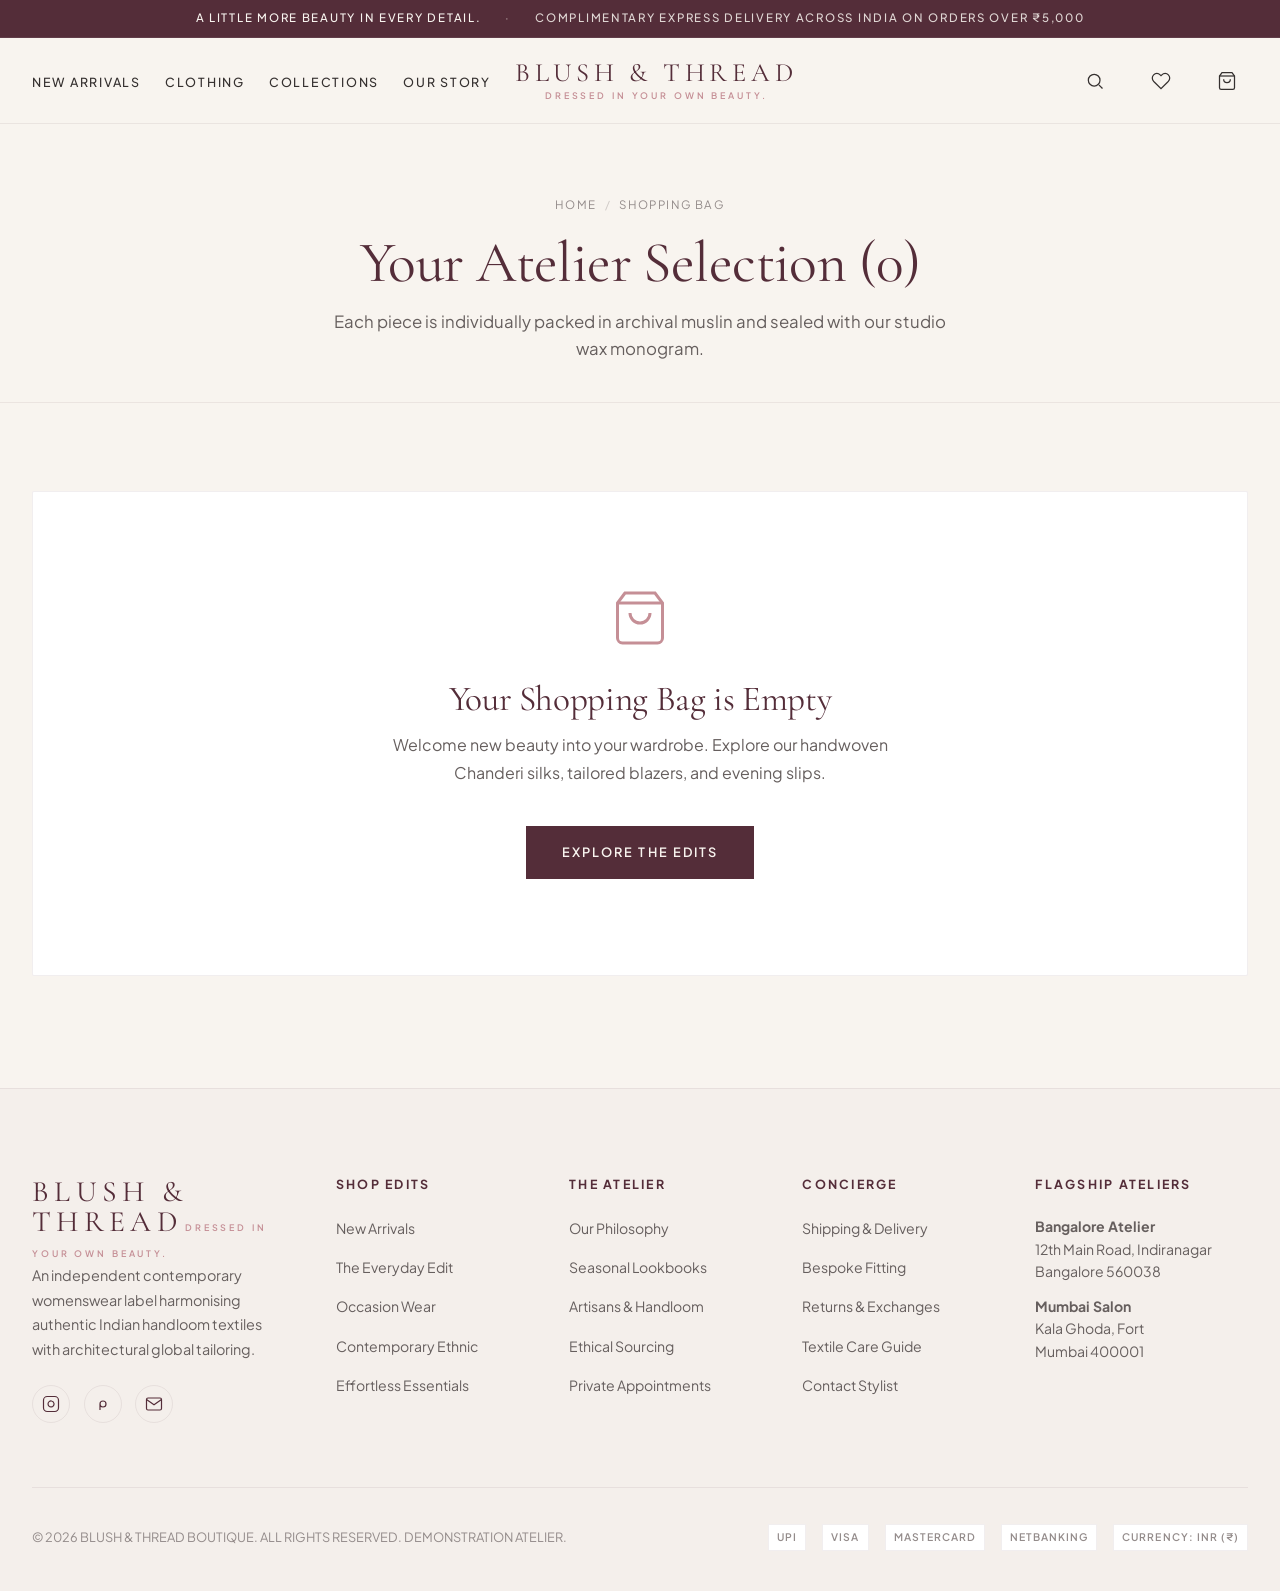
<file: cart.html>
<!DOCTYPE html>
<html lang="en">
<head>
  <meta charset="UTF-8">
  <meta name="viewport" content="width=device-width, initial-scale=1.0">
  <title>Shopping Bag | BLUSH & THREAD Atelier</title>
  <meta name="description" content="Review your selected contemporary women's fashion silhouettes. Complimentary express shipping across India on orders over ₹5,000.">
  <link rel="stylesheet" href="assets/css/style.css">
  <link rel="stylesheet" href="assets/css/responsive.css">
</head>
<body>

  <!-- Site Header -->
  <header class="site-header-wrapper" id="site-header">
    <div class="top-announcement-bar">
      <div class="announcement-content">
        <span class="announcement-item primary">A LITTLE MORE BEAUTY IN EVERY DETAIL.</span>
        <span class="announcement-separator">·</span>
        <span class="announcement-item secondary">COMPLIMENTARY EXPRESS DELIVERY ACROSS INDIA ON ORDERS OVER ₹5,000</span>
      </div>
    </div>

    <div class="main-header">
      <div class="header-grid">
        <div class="header-col-left">
          <button class="mobile-menu-toggle" aria-label="Open navigation menu">
            <svg viewBox="0 0 24 24" fill="none" stroke="currentColor" stroke-width="1.6"><line x1="3" y1="6" x2="21" y2="6"/><line x1="3" y1="12" x2="21" y2="12"/><line x1="3" y1="18" x2="21" y2="18"/></svg>
          </button>
          
          <nav class="desktop-navigation" aria-label="Main Navigation">
            <ul class="desktop-nav-list">
              <li><a href="new-arrivals.html" class="desktop-nav-link">New Arrivals</a></li>
              <li><a href="shop.html" class="desktop-nav-link">Clothing</a></li>
              <li><a href="collection.html" class="desktop-nav-link">Collections</a></li>
              <li><a href="about.html" class="desktop-nav-link">Our Story</a></li>
            </ul>
          </nav>
        </div>

        <div class="header-col-center">
          <a href="index.html" class="brand-logo-link" aria-label="Blush and Thread Homepage">
            <span class="brand-wordmark">BLUSH & THREAD</span>
            <span class="brand-tagline">DRESSED IN YOUR OWN BEAUTY.</span>
          </a>
        </div>

        <div class="header-col-right">
          <button class="header-icon-btn" data-action="open-search" aria-label="Search Collection">
            <svg viewBox="0 0 24 24" fill="none" stroke="currentColor" stroke-width="1.5"><circle cx="11" cy="11" r="7"/><path d="M21 21l-4.35-4.35"/></svg>
          </button>

          <button class="header-icon-btn" data-action="open-wishlist" aria-label="View Wishlist">
            <svg viewBox="0 0 24 24" fill="none" stroke="currentColor" stroke-width="1.5"><path d="M20.84 4.61a5.5 5.5 0 0 0-7.78 0L12 5.67l-1.06-1.06a5.5 5.5 0 0 0-7.78 7.78l1.06 1.06L12 21.23l7.78-7.78 1.06-1.06a5.5 5.5 0 0 0 0-7.78z"/></svg>
            <span class="badge-count wishlist-count-badge">0</span>
          </button>

          <button class="header-icon-btn" data-action="open-bag" aria-label="View Shopping Bag">
            <svg viewBox="0 0 24 24" fill="none" stroke="currentColor" stroke-width="1.5"><path d="M6 2L3 6v14a2 2 0 0 0 2 2h14a2 2 0 0 0 2-2V6l-3-4z"/><line x1="3" y1="6" x2="21" y2="6"/><path d="M16 10a4 4 0 0 1-8 0"/></svg>
            <span class="badge-count cart-count-badge">0</span>
          </button>
        </div>
      </div>
    </div>
  </header>

  <!-- Mobile Drawer -->
  <aside class="mobile-nav-drawer" id="mobile-nav-drawer" aria-label="Mobile Navigation">
    <div class="mobile-nav-backdrop"></div>
    <div class="mobile-nav-panel">
      <div class="mobile-nav-header">
        <span class="brand-wordmark" style="font-size:1.3rem;">BLUSH & THREAD</span>
        <button class="mobile-nav-close-btn" aria-label="Close Navigation">&times;</button>
      </div>
      <div class="mobile-nav-body">
        <a href="new-arrivals.html" class="mobile-nav-link"><span>New Arrivals</span> <span>&rarr;</span></a>
        <a href="shop.html" class="mobile-nav-link"><span>Clothing</span> <span>&rarr;</span></a>
        <a href="collection.html" class="mobile-nav-link"><span>Collections</span> <span>&rarr;</span></a>
        <a href="about.html" class="mobile-nav-link"><span>Our Story</span> <span>&rarr;</span></a>
        <a href="contact.html" class="mobile-nav-link"><span>Atelier & Contact</span> <span>&rarr;</span></a>
        <a href="cart.html" class="mobile-nav-link active"><span>Shopping Bag</span> <span>&rarr;</span></a>
      </div>
      <div class="mobile-nav-footer">
        <p class="mobile-nav-contact-item"><strong>Atelier Hours:</strong> Mon - Sat: 10:30 AM - 7:30 PM</p>
        <p class="mobile-nav-contact-item"><strong>Concierge:</strong> concierge@blushandthread.com</p>
      </div>
    </div>
  </aside>

  <main id="main-content">
    <!-- Page Hero Banner -->
    <section class="page-hero-banner" style="padding-bottom: 2.5rem;">
      <div class="container">
        <nav class="breadcrumbs-trail" aria-label="Breadcrumb">
          <a href="index.html">Home</a>
          <span class="breadcrumb-sep">/</span>
          <span>Shopping Bag</span>
        </nav>
        <h1 class="page-hero-title">Your Atelier Selection (<span id="cart-page-count">0</span>)</h1>
        <p class="page-hero-subtitle">
          Each piece is individually packed in archival muslin and sealed with our studio wax monogram.
        </p>
      </div>
    </section>

    <!-- Cart Contents Section -->
    <section class="cart-page-section">
      <div class="container">
        <!-- Shipping Progress Notice -->
        <div id="cart-shipping-progress-banner" style="margin-bottom: 2rem;">
          <!-- Injected dynamically -->
        </div>

        <!-- Empty Cart View -->
        <div id="cart-empty-view" style="display: none; text-align: center; padding: 6rem 1rem; background-color: #FFFFFF; border: 1px solid var(--border-subtle); border-radius: 2px;">
          <div style="margin-bottom: 1.5rem;">
            <svg width="60" height="60" viewBox="0 0 24 24" fill="none" stroke="#C58F96" stroke-width="1.2">
              <path d="M6 2L3 6v14a2 2 0 0 0 2 2h14a2 2 0 0 0 2-2V6l-3-4z"/>
              <line x1="3" y1="6" x2="21" y2="6"/>
              <path d="M16 10a4 4 0 0 1-8 0"/>
            </svg>
          </div>
          <h2 style="font-family: var(--font-serif); font-size: 2.2rem; color: var(--color-deep-burgundy); margin-bottom: 0.75rem;">Your Shopping Bag is Empty</h2>
          <p style="color: var(--color-charcoal-muted); max-width: 500px; margin: 0 auto 2.5rem; line-height: 1.7;">
            Welcome new beauty into your wardrobe. Explore our handwoven Chanderi silks, tailored blazers, and evening slips.
          </p>
          <a href="shop.html" class="btn btn-primary">EXPLORE THE EDITS</a>
        </div>

        <!-- Filled Cart View -->
        <div class="cart-layout-grid" id="cart-filled-view">
          <!-- Items List Column -->
          <div class="cart-items-wrapper">
            <h2 style="font-family: var(--font-serif); font-size: 1.6rem; color: var(--color-deep-burgundy); padding-bottom: 1rem; border-bottom: 1px solid var(--border-subtle); margin-bottom: 1.5rem;">
              Garments in Bag
            </h2>
            <div id="cart-items-container">
              <!-- Rendered by JS -->
            </div>

            <!-- Atelier Assurance Footnote -->
            <div style="margin-top: 2rem; padding-top: 1.5rem; border-top: 1px solid var(--border-subtle); display: flex; align-items: center; justify-content: space-between; font-size: 0.8rem; color: var(--color-charcoal-muted); flex-wrap: wrap; gap: 1rem;">
              <span>✦ Complimentary 14-day doorstep return & size exchange</span>
              <span>✦ Delivered in unbleached cotton muslin preservation bags</span>
            </div>
          </div>

          <!-- Order Summary Column -->
          <aside class="order-summary-box" aria-label="Order Summary">
            <h3 class="order-summary-title">Order Summary</h3>

            <div class="summary-calc-row">
              <span>Estimated Subtotal</span>
              <span id="cart-subtotal-val" style="font-weight:600; color:var(--color-deep-burgundy);">₹0</span>
            </div>

            <div class="summary-calc-row">
              <span>Express Insured Shipping</span>
              <span id="cart-shipping-val">FREE</span>
            </div>

            <div class="summary-calc-row" id="cart-discount-row" style="display: none; color: #2F6948;">
              <span>Privilege Voucher Discount</span>
              <span id="cart-discount-val">-₹0</span>
            </div>

            <!-- Promo Code Form -->
            <div style="margin: 1.75rem 0; padding-top: 1.25rem; border-top: 1px solid var(--border-subtle);">
              <label for="cart-coupon-input" style="display: block; font-size: 0.72rem; font-weight: 700; letter-spacing: 0.14em; text-transform: uppercase; color: var(--color-deep-burgundy); margin-bottom: 0.5rem;">
                Privilege Code or Gift Voucher
              </label>
              <div class="coupon-input-wrap">
                <input type="text" id="cart-coupon-input" class="coupon-input" placeholder="e.g. BLUSH10">
                <button type="button" class="btn btn-sm btn-secondary" id="apply-coupon-btn">APPLY</button>
              </div>
              <p id="coupon-status-msg" style="font-size: 0.75rem; margin-top: 0.35rem;">Use code <strong>BLUSH10</strong> for 10% off or <strong>WELCOME</strong> for ₹500 off.</p>
            </div>

            <!-- Gift Wrap Option -->
            <div style="display: flex; align-items: flex-start; gap: 0.75rem; margin-bottom: 1.5rem; padding: 1rem; background-color: var(--color-blush-tint); border: 1px solid var(--border-rose); border-radius: 2px;">
              <input type="checkbox" id="gift-wrap-checkbox" style="margin-top: 3px; accent-color: var(--color-deep-burgundy);">
              <label for="gift-wrap-checkbox" style="font-size: 0.78rem; color: var(--color-deep-burgundy); line-height: 1.4;">
                <strong>Gift Presentation:</strong> Include complimentary hand-lettered calligraphy card & monogram ribbon.
              </label>
            </div>

            <div class="summary-calc-row total-row">
              <span>Total in INR</span>
              <span id="cart-grand-total-val">₹0</span>
            </div>

            <button type="button" class="btn btn-primary btn-full" id="start-checkout-btn" style="height: 52px; font-size: 0.85rem;">
              PROCEED TO SECURE CHECKOUT
            </button>

            <div style="text-align: center; margin-top: 1.25rem;">
              <a href="shop.html" style="font-size: 0.75rem; text-decoration: underline; color: var(--color-charcoal-muted);">
                &larr; Continue Exploring Silhouettes
              </a>
            </div>

            <div style="display: flex; justify-content: center; gap: 0.75rem; margin-top: 1.5rem; opacity: 0.7;">
              <span class="payment-badge-tag">256-BIT SSL ENCRYPTION</span>
              <span class="payment-badge-tag">GENUINE ATELIER AUTHENTICITY</span>
            </div>
          </aside>
        </div>
      </div>
    </section>
  </main>

  <!-- =========================================================================
       CHECKOUT DEMO MODAL (Interactive Frontend Demonstration)
       ========================================================================= -->
  <div class="blush-modal-overlay" id="checkout-demo-modal">
    <div class="blush-modal-backdrop" data-action="close-checkout"></div>
    <div class="blush-modal-container" style="max-width: 680px;">
      <button class="modal-close-btn" data-action="close-checkout" aria-label="Close Checkout">&times;</button>

      <!-- Step Form View -->
      <div id="checkout-step-form">
        <span class="section-eyebrow">DEMONSTRATION CHECKOUT</span>
        <h2 style="font-family: var(--font-serif); font-size: 2rem; color: var(--color-deep-burgundy); margin-bottom: 0.5rem;">
          Complete Your Order
        </h2>
        <p style="font-size: 0.85rem; color: var(--color-charcoal-muted); margin-bottom: 1.75rem;">
          This is a fictional prototype checkout. No real payment or personal credentials are required.
        </p>

        <form id="demo-checkout-form">
          <div style="margin-bottom: 1.5rem;">
            <h4 style="font-family: var(--font-sans); font-size: 0.82rem; font-weight: 700; letter-spacing: 0.12em; text-transform: uppercase; color: var(--color-deep-burgundy); margin-bottom: 0.85rem; padding-bottom: 0.4rem; border-bottom: 1px solid var(--border-subtle);">
              1. Delivery Address
            </h4>
            <div style="display: grid; grid-template-columns: 1fr 1fr; gap: 1rem; margin-bottom: 1rem;">
              <div>
                <label class="form-label" for="co-name">Full Name *</label>
                <input type="text" id="co-name" class="form-input" value="Ananya Sharma" required>
              </div>
              <div>
                <label class="form-label" for="co-phone">Phone Number *</label>
                <input type="tel" id="co-phone" class="form-input" value="+91 98450 12345" required>
              </div>
            </div>

            <div style="margin-bottom: 1rem;">
              <label class="form-label" for="co-address">Address Line *</label>
              <input type="text" id="co-address" class="form-input" value="Villa 14, Palm Grove, Indiranagar" required>
            </div>

            <div style="display: grid; grid-template-columns: 1fr 1fr 1fr; gap: 1rem;">
              <div>
                <label class="form-label" for="co-city">City *</label>
                <input type="text" id="co-city" class="form-input" value="Bengaluru" required>
              </div>
              <div>
                <label class="form-label" for="co-state">State *</label>
                <input type="text" id="co-state" class="form-input" value="Karnataka" required>
              </div>
              <div>
                <label class="form-label" for="co-pin">PIN Code *</label>
                <input type="text" id="co-pin" class="form-input" value="560038" required>
              </div>
            </div>
          </div>

          <div style="margin-bottom: 2rem;">
            <h4 style="font-family: var(--font-sans); font-size: 0.82rem; font-weight: 700; letter-spacing: 0.12em; text-transform: uppercase; color: var(--color-deep-burgundy); margin-bottom: 0.85rem; padding-bottom: 0.4rem; border-bottom: 1px solid var(--border-subtle);">
              2. Select Payment Method
            </h4>
            <div style="display: flex; flex-direction: column; gap: 0.65rem;">
              <label style="display: flex; align-items: center; gap: 0.75rem; padding: 0.85rem 1rem; border: 1px solid var(--border-subtle); background: #FFFFFF; cursor: pointer;">
                <input type="radio" name="pay-method" value="upi" checked style="accent-color: var(--color-deep-burgundy);">
                <span style="font-size: 0.88rem; font-weight: 600; color: var(--color-deep-burgundy);">Instant UPI (Google Pay / PhonePe / Paytm / BHIM)</span>
              </label>

              <label style="display: flex; align-items: center; gap: 0.75rem; padding: 0.85rem 1rem; border: 1px solid var(--border-subtle); background: #FFFFFF; cursor: pointer;">
                <input type="radio" name="pay-method" value="card" style="accent-color: var(--color-deep-burgundy);">
                <span style="font-size: 0.88rem; font-weight: 600; color: var(--color-deep-burgundy);">Credit / Debit Card (Visa, MasterCard, Amex)</span>
              </label>

              <label style="display: flex; align-items: center; gap: 0.75rem; padding: 0.85rem 1rem; border: 1px solid var(--border-subtle); background: #FFFFFF; cursor: pointer;">
                <input type="radio" name="pay-method" value="cod" style="accent-color: var(--color-deep-burgundy);">
                <span style="font-size: 0.88rem; font-weight: 600; color: var(--color-deep-burgundy);">Pay on Delivery (Doorstep Verification)</span>
              </label>
            </div>
          </div>

          <button type="submit" class="btn btn-primary btn-full" style="height: 52px;">
            AUTHORISE DEMO PURCHASE
          </button>
        </form>
      </div>

      <!-- Success Screen View -->
      <div id="checkout-success-view" style="display: none; text-align: center; padding: 2.5rem 1rem;">
        <div style="width: 60px; height: 60px; border-radius: 50%; background-color: var(--color-soft-blush); color: var(--color-deep-burgundy); display: flex; align-items: center; justify-content: center; font-size: 1.75rem; margin: 0 auto 1.5rem;">
          ✓
        </div>
        <span class="section-eyebrow">ORDER CONFIRMED</span>
        <h2 style="font-family: var(--font-serif); font-size: 2.4rem; color: var(--color-deep-burgundy); margin-bottom: 0.75rem;">
          Thank You For Your Patronage
        </h2>
        <p style="font-size: 1.05rem; color: var(--color-charcoal-muted); line-height: 1.7; max-width: 480px; margin: 0 auto 1.5rem;">
          Your order has been recorded in our atelier ledger. Master patternmakers will inspect each seam before dispatching your garments wrapped in archival muslin.
        </p>

        <div style="background-color: #FFFFFF; border: 1px dashed var(--border-rose); padding: 1.25rem 2rem; display: inline-block; margin-bottom: 2rem;">
          <span style="font-size: 0.75rem; letter-spacing: 0.15em; text-transform: uppercase; color: var(--color-dusty-rose); font-weight: 600;">DEMONSTRATION ORDER ID</span>
          <div id="confirmed-order-id" style="font-family: var(--font-serif); font-size: 1.75rem; font-weight: 700; color: var(--color-deep-burgundy); margin-top: 0.25rem;">
            BT-000000
          </div>
        </div>

        <div>
          <a href="index.html" class="btn btn-primary">RETURN TO BOUTIQUE</a>
        </div>
      </div>
    </div>
  </div>

  <!-- Site Footer -->
  <footer class="site-footer">
    <div class="container">
      <div class="footer-top-grid">
        <div class="footer-col-brand">
          <span class="brand-wordmark">BLUSH & THREAD</span>
          <span class="brand-tagline">DRESSED IN YOUR OWN BEAUTY.</span>
          <p class="footer-brand-bio">
            An independent contemporary womenswear label harmonising authentic Indian handloom textiles with architectural global tailoring.
          </p>
          <div class="footer-social-links">
            <a href="https://instagram.com" target="_blank" rel="noopener noreferrer" class="social-circle-link" aria-label="Instagram">
              <svg width="18" height="18" viewBox="0 0 24 24" fill="none" stroke="currentColor" stroke-width="1.6"><rect x="2" y="2" width="20" height="20" rx="5" ry="5"/><path d="M16 11.37A4 4 0 1 1 12.63 8 4 4 0 0 1 16 11.37z"/><line x1="17.5" y1="6.5" x2="17.51" y2="6.5"/></svg>
            </a>
            <a href="https://pinterest.com" target="_blank" rel="noopener noreferrer" class="social-circle-link" aria-label="Pinterest">
              <svg width="18" height="18" viewBox="0 0 24 24" fill="none" stroke="currentColor" stroke-width="1.6"><path d="M8 12a4 4 0 1 0 8 0 4 4 0 0 0-8 0zm0 0v8"/></svg>
            </a>
            <a href="mailto:concierge@blushandthread.com" class="social-circle-link" aria-label="Email Concierge">
              <svg width="18" height="18" viewBox="0 0 24 24" fill="none" stroke="currentColor" stroke-width="1.6"><path d="M4 4h16c1.1 0 2 .9 2 2v12c0 1.1-.9 2-2 2H4c-1.1 0-2-.9-2-2V6c0-1.1.9-2 2-2z"/><polyline points="22,6 12,13 2,6"/></svg>
            </a>
          </div>
        </div>

        <div class="footer-col-nav">
          <h4 class="footer-col-title">Shop Edits</h4>
          <ul class="footer-link-list">
            <li><a href="new-arrivals.html" class="footer-link">New Arrivals</a></li>
            <li><a href="shop.html?category=everyday" class="footer-link">The Everyday Edit</a></li>
            <li><a href="shop.html?category=occasion" class="footer-link">Occasion Wear</a></li>
            <li><a href="shop.html?category=ethnic" class="footer-link">Contemporary Ethnic</a></li>
            <li><a href="shop.html?category=essentials" class="footer-link">Effortless Essentials</a></li>
          </ul>
        </div>

        <div class="footer-col-nav">
          <h4 class="footer-col-title">The Atelier</h4>
          <ul class="footer-link-list">
            <li><a href="about.html" class="footer-link">Our Philosophy</a></li>
            <li><a href="collection.html" class="footer-link">Seasonal Lookbooks</a></li>
            <li><a href="about.html#artisan-craft" class="footer-link">Artisans & Handloom</a></li>
            <li><a href="about.html#sustainability" class="footer-link">Ethical Sourcing</a></li>
            <li><a href="contact.html" class="footer-link">Private Appointments</a></li>
          </ul>
        </div>

        <div class="footer-col-nav">
          <h4 class="footer-col-title">Concierge</h4>
          <ul class="footer-link-list">
            <li><a href="contact.html#shipping-faq" class="footer-link">Shipping & Delivery</a></li>
            <li><a href="contact.html#custom-fitting" class="footer-link">Bespoke Fitting</a></li>
            <li><a href="contact.html#returns-faq" class="footer-link">Returns & Exchanges</a></li>
            <li><a href="contact.html#care-guide" class="footer-link">Textile Care Guide</a></li>
            <li><a href="contact.html" class="footer-link">Contact Stylist</a></li>
          </ul>
        </div>

        <div class="footer-col-nav">
          <h4 class="footer-col-title">Flagship Ateliers</h4>
          <p class="footer-link" style="margin-bottom:0.75rem;">
            <strong>Bangalore Atelier</strong><br>
            12th Main Road, Indiranagar<br>
            Bangalore 560038
          </p>
          <p class="footer-link">
            <strong>Mumbai Salon</strong><br>
            Kala Ghoda, Fort<br>
            Mumbai 400001
          </p>
        </div>
      </div>

      <div class="footer-bottom-bar">
        <p>© 2026 BLUSH & THREAD BOUTIQUE. ALL RIGHTS RESERVED. DEMONSTRATION ATELIER.</p>
        <div class="footer-payment-badges">
          <span class="payment-badge-tag">UPI</span>
          <span class="payment-badge-tag">VISA</span>
          <span class="payment-badge-tag">MASTERCARD</span>
          <span class="payment-badge-tag">NETBANKING</span>
          <span class="payment-badge-tag">CURRENCY: INR (₹)</span>
        </div>
      </div>
    </div>
  </footer>

  <script src="assets/js/products.js"></script>
  <script src="assets/js/cart.js"></script>
  <script src="assets/js/main.js"></script>
</body>
</html>
</file>
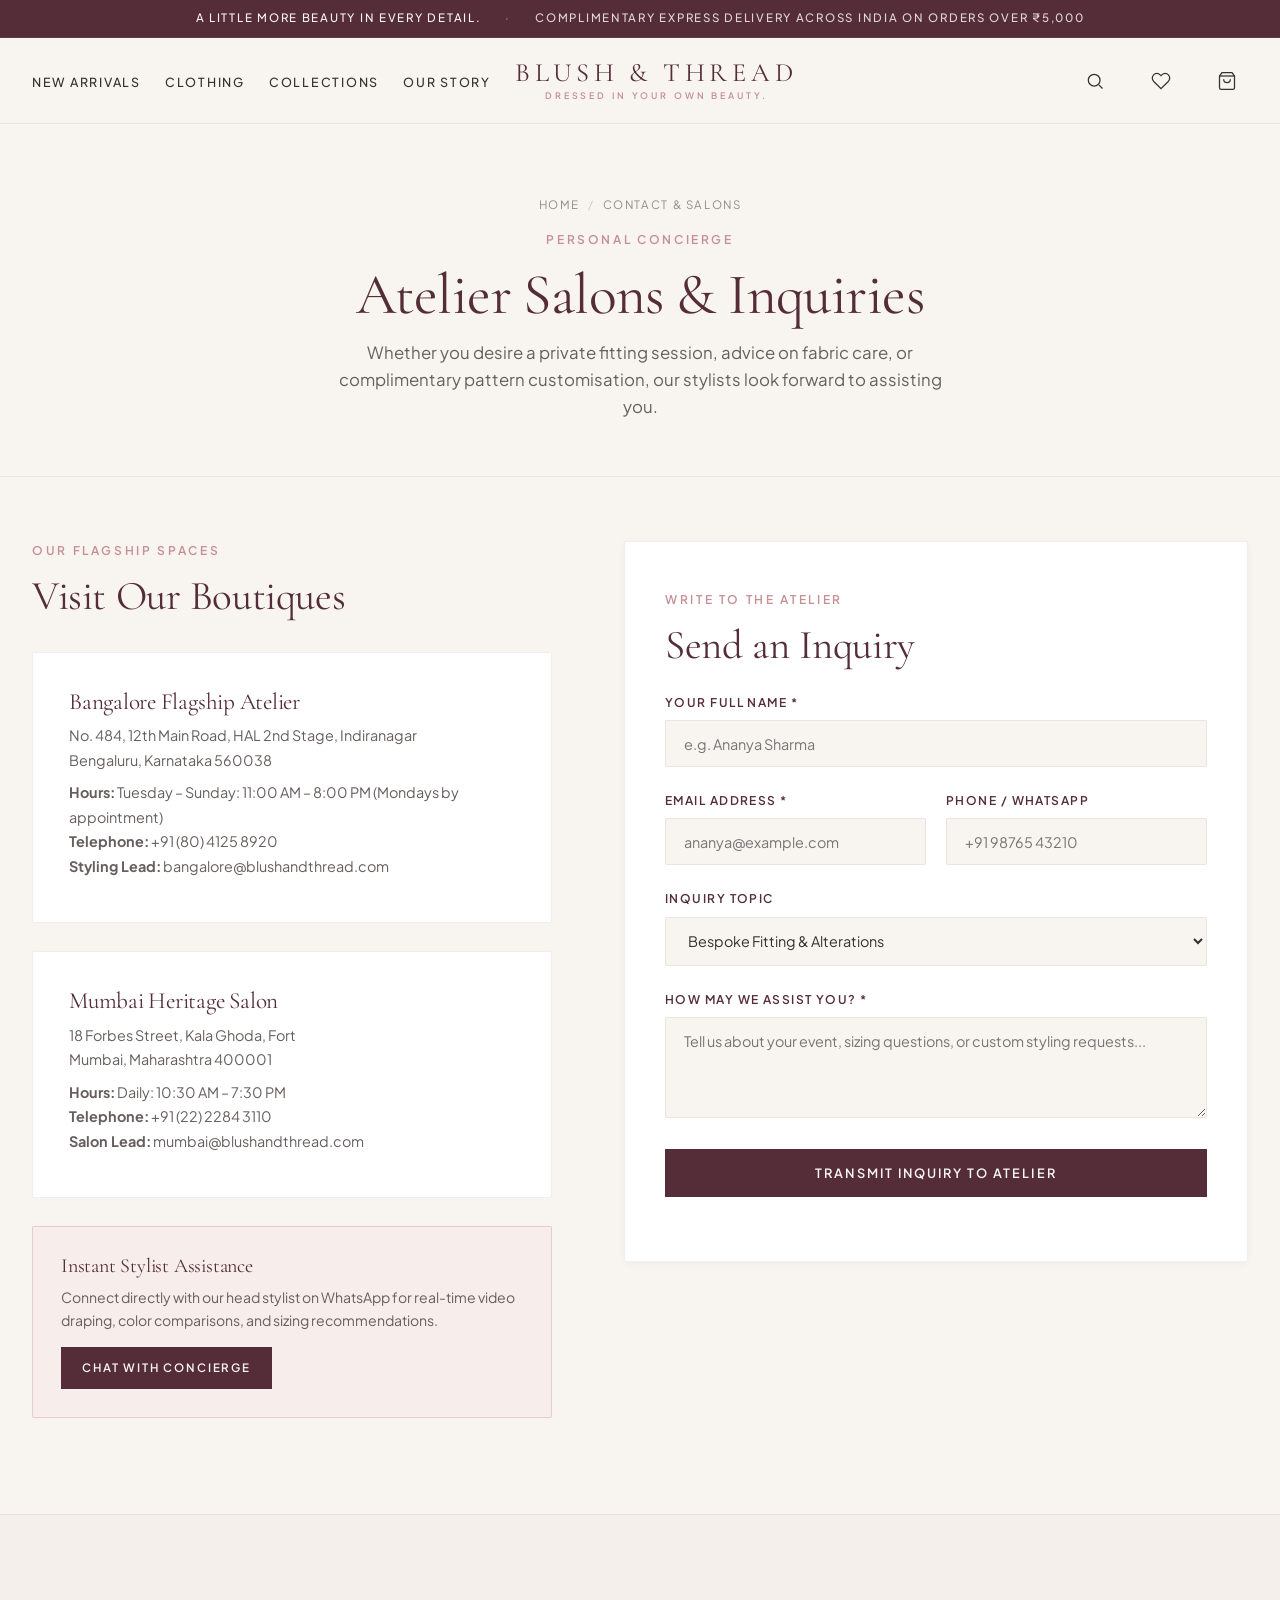
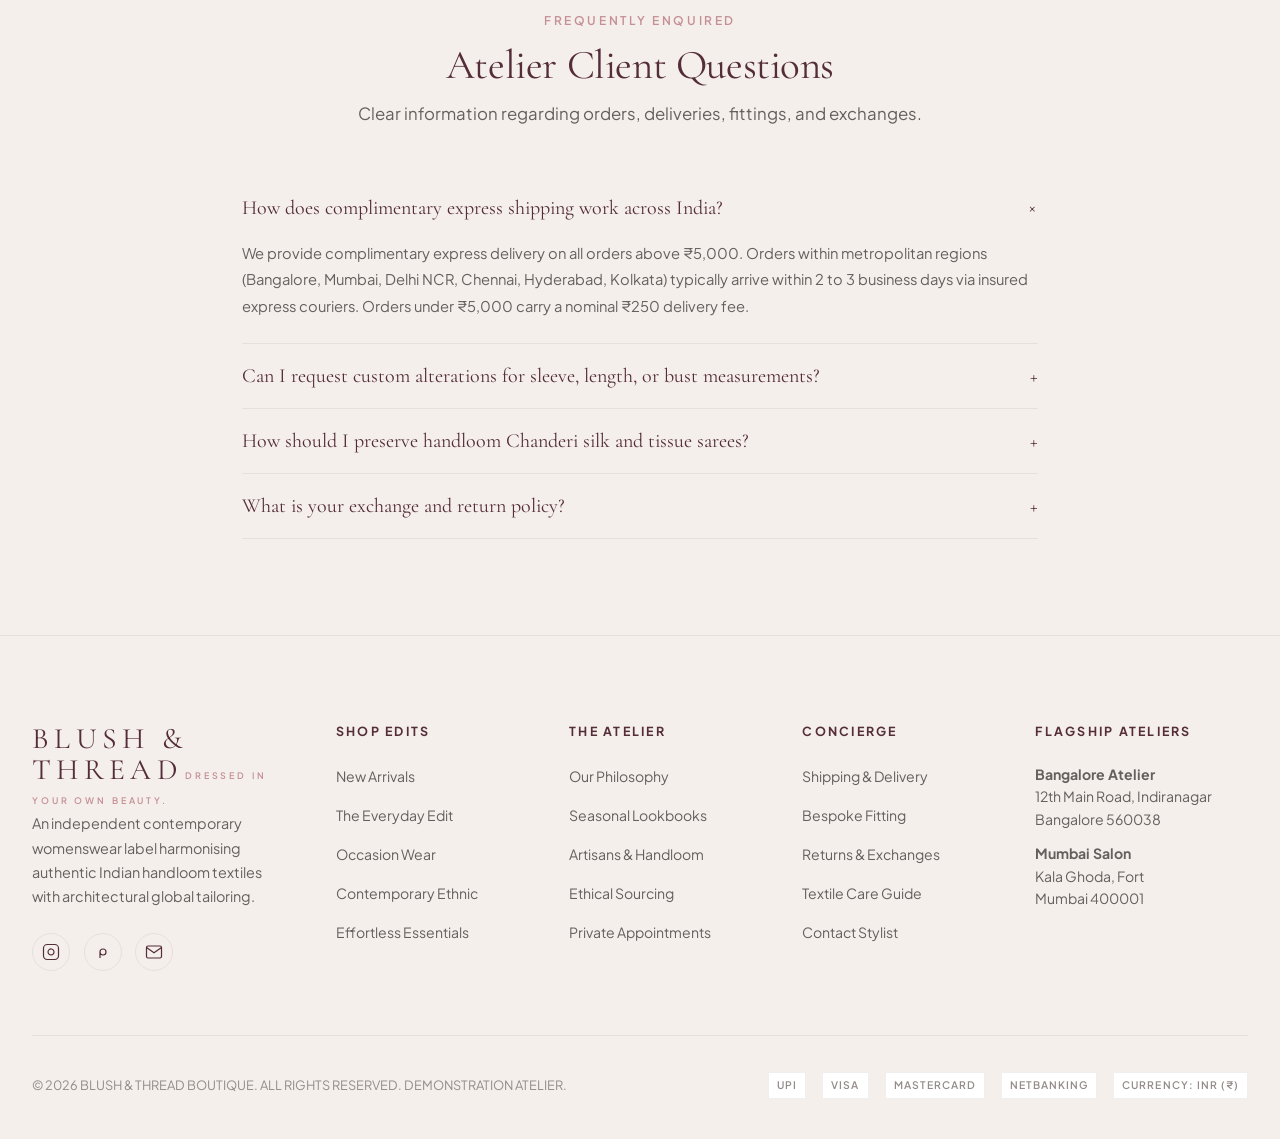
<file: contact.html>
<!DOCTYPE html>
<html lang="en">
<head>
  <meta charset="UTF-8">
  <meta name="viewport" content="width=device-width, initial-scale=1.0">
  <title>Atelier Concierge & Boutiques | BLUSH & THREAD</title>
  <meta name="description" content="Connect with the Blush & Thread concierge. Schedule private fittings at our Bangalore or Mumbai flagship salons, request bespoke alterations, or inquire about custom handloom orders.">
  <link rel="stylesheet" href="assets/css/style.css">
  <link rel="stylesheet" href="assets/css/responsive.css">
</head>
<body>

  <!-- Site Header -->
  <header class="site-header-wrapper" id="site-header">
    <div class="top-announcement-bar">
      <div class="announcement-content">
        <span class="announcement-item primary">A LITTLE MORE BEAUTY IN EVERY DETAIL.</span>
        <span class="announcement-separator">·</span>
        <span class="announcement-item secondary">COMPLIMENTARY EXPRESS DELIVERY ACROSS INDIA ON ORDERS OVER ₹5,000</span>
      </div>
    </div>

    <div class="main-header">
      <div class="header-grid">
        <div class="header-col-left">
          <button class="mobile-menu-toggle" aria-label="Open navigation menu">
            <svg viewBox="0 0 24 24" fill="none" stroke="currentColor" stroke-width="1.6"><line x1="3" y1="6" x2="21" y2="6"/><line x1="3" y1="12" x2="21" y2="12"/><line x1="3" y1="18" x2="21" y2="18"/></svg>
          </button>
          
          <nav class="desktop-navigation" aria-label="Main Navigation">
            <ul class="desktop-nav-list">
              <li><a href="new-arrivals.html" class="desktop-nav-link">New Arrivals</a></li>
              <li><a href="shop.html" class="desktop-nav-link">Clothing</a></li>
              <li><a href="collection.html" class="desktop-nav-link">Collections</a></li>
              <li><a href="about.html" class="desktop-nav-link">Our Story</a></li>
            </ul>
          </nav>
        </div>

        <div class="header-col-center">
          <a href="index.html" class="brand-logo-link" aria-label="Blush and Thread Homepage">
            <span class="brand-wordmark">BLUSH & THREAD</span>
            <span class="brand-tagline">DRESSED IN YOUR OWN BEAUTY.</span>
          </a>
        </div>

        <div class="header-col-right">
          <button class="header-icon-btn" data-action="open-search" aria-label="Search Collection">
            <svg viewBox="0 0 24 24" fill="none" stroke="currentColor" stroke-width="1.5"><circle cx="11" cy="11" r="7"/><path d="M21 21l-4.35-4.35"/></svg>
          </button>

          <button class="header-icon-btn" data-action="open-wishlist" aria-label="View Wishlist">
            <svg viewBox="0 0 24 24" fill="none" stroke="currentColor" stroke-width="1.5"><path d="M20.84 4.61a5.5 5.5 0 0 0-7.78 0L12 5.67l-1.06-1.06a5.5 5.5 0 0 0-7.78 7.78l1.06 1.06L12 21.23l7.78-7.78 1.06-1.06a5.5 5.5 0 0 0 0-7.78z"/></svg>
            <span class="badge-count wishlist-count-badge">0</span>
          </button>

          <button class="header-icon-btn" data-action="open-bag" aria-label="View Shopping Bag">
            <svg viewBox="0 0 24 24" fill="none" stroke="currentColor" stroke-width="1.5"><path d="M6 2L3 6v14a2 2 0 0 0 2 2h14a2 2 0 0 0 2-2V6l-3-4z"/><line x1="3" y1="6" x2="21" y2="6"/><path d="M16 10a4 4 0 0 1-8 0"/></svg>
            <span class="badge-count cart-count-badge">0</span>
          </button>
        </div>
      </div>
    </div>
  </header>

  <!-- Mobile Drawer -->
  <aside class="mobile-nav-drawer" id="mobile-nav-drawer" aria-label="Mobile Navigation">
    <div class="mobile-nav-backdrop"></div>
    <div class="mobile-nav-panel">
      <div class="mobile-nav-header">
        <span class="brand-wordmark" style="font-size:1.3rem;">BLUSH & THREAD</span>
        <button class="mobile-nav-close-btn" aria-label="Close Navigation">&times;</button>
      </div>
      <div class="mobile-nav-body">
        <a href="new-arrivals.html" class="mobile-nav-link"><span>New Arrivals</span> <span>&rarr;</span></a>
        <a href="shop.html" class="mobile-nav-link"><span>Clothing</span> <span>&rarr;</span></a>
        <a href="collection.html" class="mobile-nav-link"><span>Collections</span> <span>&rarr;</span></a>
        <a href="about.html" class="mobile-nav-link"><span>Our Story</span> <span>&rarr;</span></a>
        <a href="contact.html" class="mobile-nav-link active"><span>Atelier & Contact</span> <span>&rarr;</span></a>
        <a href="cart.html" class="mobile-nav-link"><span>Shopping Bag</span> <span>&rarr;</span></a>
      </div>
      <div class="mobile-nav-footer">
        <p class="mobile-nav-contact-item"><strong>Atelier Hours:</strong> Mon - Sat: 10:30 AM - 7:30 PM</p>
        <p class="mobile-nav-contact-item"><strong>Concierge:</strong> concierge@blushandthread.com</p>
      </div>
    </div>
  </aside>

  <main id="main-content">
    <!-- Page Hero Banner -->
    <section class="page-hero-banner">
      <div class="container">
        <nav class="breadcrumbs-trail" aria-label="Breadcrumb">
          <a href="index.html">Home</a>
          <span class="breadcrumb-sep">/</span>
          <span>Contact & Salons</span>
        </nav>
        <span class="section-eyebrow">PERSONAL CONCIERGE</span>
        <h1 class="page-hero-title">Atelier Salons & Inquiries</h1>
        <p class="page-hero-subtitle">
          Whether you desire a private fitting session, advice on fabric care, or complimentary pattern customisation, our stylists look forward to assisting you.
        </p>
      </div>
    </section>

    <!-- Contact & Salons Layout -->
    <section class="container">
      <div class="contact-layout-grid">
        <!-- Left Column: Boutiques & Channels -->
        <div class="reveal-on-scroll">
          <span class="section-eyebrow">OUR FLAGSHIP SPACES</span>
          <h2 class="section-title" style="margin-bottom: 2rem;">Visit Our Boutiques</h2>

          <!-- Boutique 1: Bangalore -->
          <div class="boutique-card">
            <h3 class="boutique-name">Bangalore Flagship Atelier</h3>
            <p class="boutique-meta-p">
              No. 484, 12th Main Road, HAL 2nd Stage, Indiranagar<br>
              Bengaluru, Karnataka 560038
            </p>
            <p class="boutique-meta-p">
              <strong>Hours:</strong> Tuesday – Sunday: 11:00 AM – 8:00 PM (Mondays by appointment)<br>
              <strong>Telephone:</strong> +91 (80) 4125 8920<br>
              <strong>Styling Lead:</strong> bangalore@blushandthread.com
            </p>
          </div>

          <!-- Boutique 2: Mumbai -->
          <div class="boutique-card">
            <h3 class="boutique-name">Mumbai Heritage Salon</h3>
            <p class="boutique-meta-p">
              18 Forbes Street, Kala Ghoda, Fort<br>
              Mumbai, Maharashtra 400001
            </p>
            <p class="boutique-meta-p">
              <strong>Hours:</strong> Daily: 10:30 AM – 7:30 PM<br>
              <strong>Telephone:</strong> +91 (22) 2284 3110<br>
              <strong>Salon Lead:</strong> mumbai@blushandthread.com
            </p>
          </div>

          <!-- Direct WhatsApp Concierge -->
          <div style="background-color: var(--color-blush-tint); padding: 1.75rem; border: 1px solid var(--border-rose); border-radius: 2px;">
            <h4 style="font-family: var(--font-serif); font-size: 1.25rem; color: var(--color-deep-burgundy); margin-bottom: 0.5rem;">Instant Stylist Assistance</h4>
            <p style="font-size: 0.88rem; color: var(--color-charcoal-muted); line-height: 1.6; margin-bottom: 1rem;">
              Connect directly with our head stylist on WhatsApp for real-time video draping, color comparisons, and sizing recommendations.
            </p>
            <a href="https://wa.me/918041258920" target="_blank" rel="noopener noreferrer" class="btn btn-sm btn-primary">
              CHAT WITH CONCIERGE
            </a>
          </div>
        </div>

        <!-- Right Column: Interactive Consultation Form -->
        <div class="reveal-on-scroll">
          <div class="contact-form-box">
            <span class="section-eyebrow">WRITE TO THE ATELIER</span>
            <h2 class="section-title" style="margin-bottom: 1.5rem;">Send an Inquiry</h2>

            <form id="contact-form" novalidate>
              <div class="form-field-group">
                <label class="form-label" for="contact-name">Your Full Name *</label>
                <input type="text" id="contact-name" name="name" class="form-input" placeholder="e.g. Ananya Sharma" required>
              </div>

              <div style="display: grid; grid-template-columns: 1fr 1fr; gap: 1.25rem;">
                <div class="form-field-group">
                  <label class="form-label" for="contact-email">Email Address *</label>
                  <input type="email" id="contact-email" name="email" class="form-input" placeholder="ananya@example.com" required>
                </div>
                <div class="form-field-group">
                  <label class="form-label" for="contact-phone">Phone / WhatsApp</label>
                  <input type="tel" id="contact-phone" name="phone" class="form-input" placeholder="+91 98765 43210">
                </div>
              </div>

              <div class="form-field-group">
                <label class="form-label" for="contact-type">Inquiry Topic</label>
                <select id="contact-type" name="type" class="form-select">
                  <option value="bespoke">Bespoke Fitting & Alterations</option>
                  <option value="appointment">Flagship Salon Private Appointment</option>
                  <option value="order">Order Status or Express Delivery</option>
                  <option value="bridal">Bridal & Festive Ensemble Consultation</option>
                  <option value="care">Textile Care & Muslin Preservation</option>
                  <option value="other">General Inquiry</option>
                </select>
              </div>

              <div class="form-field-group">
                <label class="form-label" for="contact-message">How may we assist you? *</label>
                <textarea id="contact-message" name="message" class="form-textarea" rows="4" placeholder="Tell us about your event, sizing questions, or custom styling requests..." required></textarea>
              </div>

              <button type="submit" class="btn btn-primary btn-full">TRANSMIT INQUIRY TO ATELIER</button>
              <p id="contact-form-status" style="margin-top: 1rem; font-size: 0.88rem; font-weight: 500;"></p>
            </form>
          </div>
        </div>
      </div>
    </section>

    <!-- FAQ Accordion Section -->
    <section style="background-color: var(--color-ivory-warm); padding: 6rem 0; border-top: 1px solid var(--border-subtle);" id="shipping-faq">
      <div class="container" style="max-width: 860px;">
        <div class="section-header text-center reveal-on-scroll">
          <span class="section-eyebrow">FREQUENTLY ENQUIRED</span>
          <h2 class="section-title">Atelier Client Questions</h2>
          <p class="section-subtitle">Clear information regarding orders, deliveries, fittings, and exchanges.</p>
        </div>

        <div class="faq-accordion-container reveal-on-scroll">
          <!-- FAQ 1 -->
          <div class="pdp-accordion-item faq-accordion-item is-open">
            <button type="button" class="pdp-accordion-trigger faq-accordion-trigger">
              <span>How does complimentary express shipping work across India?</span>
              <span class="pdp-accordion-icon">+</span>
            </button>
            <div class="pdp-accordion-content">
              <p>We provide complimentary express delivery on all orders above ₹5,000. Orders within metropolitan regions (Bangalore, Mumbai, Delhi NCR, Chennai, Hyderabad, Kolkata) typically arrive within 2 to 3 business days via insured express couriers. Orders under ₹5,000 carry a nominal ₹250 delivery fee.</p>
            </div>
          </div>

          <!-- FAQ 2 -->
          <div class="pdp-accordion-item faq-accordion-item" id="custom-fitting">
            <button type="button" class="pdp-accordion-trigger faq-accordion-trigger">
              <span>Can I request custom alterations for sleeve, length, or bust measurements?</span>
              <span class="pdp-accordion-icon">+</span>
            </button>
            <div class="pdp-accordion-content">
              <p>Yes, absolutely. Because our patterns are designed in-house, we gladly tailor hem lengths, sleeve drops, or waist adjustments to your exact requirements at zero additional charge. Simply add your measurements in the order notes at checkout or contact our concierge after placing your order.</p>
            </div>
          </div>

          <!-- FAQ 3 -->
          <div class="pdp-accordion-item faq-accordion-item" id="care-guide">
            <button type="button" class="pdp-accordion-trigger faq-accordion-trigger">
              <span>How should I preserve handloom Chanderi silk and tissue sarees?</span>
              <span class="pdp-accordion-icon">+</span>
            </button>
            <div class="pdp-accordion-content">
              <p>Handloom silks should always be stored in breathable pure unbleached cotton muslin (which we provide with every purchase). Avoid direct plastic covers. We recommend gentle professional dry cleaning and changing the saree fold lines every four months to preserve the delicate metallic zari integrity.</p>
            </div>
          </div>

          <!-- FAQ 4 -->
          <div class="pdp-accordion-item faq-accordion-item" id="returns-faq">
            <button type="button" class="pdp-accordion-trigger faq-accordion-trigger">
              <span>What is your exchange and return policy?</span>
              <span class="pdp-accordion-icon">+</span>
            </button>
            <div class="pdp-accordion-content">
              <p>We offer a 14-day hassle-free doorstep exchange and return policy on unworn, unaltered items with original boutique tags intact. Our courier will pick up the package directly from your home, and refunds are processed within 48 hours of inspection.</p>
            </div>
          </div>
        </div>
      </div>
    </section>
  </main>

  <!-- Site Footer -->
  <footer class="site-footer">
    <div class="container">
      <div class="footer-top-grid">
        <div class="footer-col-brand">
          <span class="brand-wordmark">BLUSH & THREAD</span>
          <span class="brand-tagline">DRESSED IN YOUR OWN BEAUTY.</span>
          <p class="footer-brand-bio">
            An independent contemporary womenswear label harmonising authentic Indian handloom textiles with architectural global tailoring.
          </p>
          <div class="footer-social-links">
            <a href="https://instagram.com" target="_blank" rel="noopener noreferrer" class="social-circle-link" aria-label="Instagram">
              <svg width="18" height="18" viewBox="0 0 24 24" fill="none" stroke="currentColor" stroke-width="1.6"><rect x="2" y="2" width="20" height="20" rx="5" ry="5"/><path d="M16 11.37A4 4 0 1 1 12.63 8 4 4 0 0 1 16 11.37z"/><line x1="17.5" y1="6.5" x2="17.51" y2="6.5"/></svg>
            </a>
            <a href="https://pinterest.com" target="_blank" rel="noopener noreferrer" class="social-circle-link" aria-label="Pinterest">
              <svg width="18" height="18" viewBox="0 0 24 24" fill="none" stroke="currentColor" stroke-width="1.6"><path d="M8 12a4 4 0 1 0 8 0 4 4 0 0 0-8 0zm0 0v8"/></svg>
            </a>
            <a href="mailto:concierge@blushandthread.com" class="social-circle-link" aria-label="Email Concierge">
              <svg width="18" height="18" viewBox="0 0 24 24" fill="none" stroke="currentColor" stroke-width="1.6"><path d="M4 4h16c1.1 0 2 .9 2 2v12c0 1.1-.9 2-2 2H4c-1.1 0-2-.9-2-2V6c0-1.1.9-2 2-2z"/><polyline points="22,6 12,13 2,6"/></svg>
            </a>
          </div>
        </div>

        <div class="footer-col-nav">
          <h4 class="footer-col-title">Shop Edits</h4>
          <ul class="footer-link-list">
            <li><a href="new-arrivals.html" class="footer-link">New Arrivals</a></li>
            <li><a href="shop.html?category=everyday" class="footer-link">The Everyday Edit</a></li>
            <li><a href="shop.html?category=occasion" class="footer-link">Occasion Wear</a></li>
            <li><a href="shop.html?category=ethnic" class="footer-link">Contemporary Ethnic</a></li>
            <li><a href="shop.html?category=essentials" class="footer-link">Effortless Essentials</a></li>
          </ul>
        </div>

        <div class="footer-col-nav">
          <h4 class="footer-col-title">The Atelier</h4>
          <ul class="footer-link-list">
            <li><a href="about.html" class="footer-link">Our Philosophy</a></li>
            <li><a href="collection.html" class="footer-link">Seasonal Lookbooks</a></li>
            <li><a href="about.html#artisan-craft" class="footer-link">Artisans & Handloom</a></li>
            <li><a href="about.html#sustainability" class="footer-link">Ethical Sourcing</a></li>
            <li><a href="contact.html" class="footer-link">Private Appointments</a></li>
          </ul>
        </div>

        <div class="footer-col-nav">
          <h4 class="footer-col-title">Concierge</h4>
          <ul class="footer-link-list">
            <li><a href="contact.html#shipping-faq" class="footer-link">Shipping & Delivery</a></li>
            <li><a href="contact.html#custom-fitting" class="footer-link">Bespoke Fitting</a></li>
            <li><a href="contact.html#returns-faq" class="footer-link">Returns & Exchanges</a></li>
            <li><a href="contact.html#care-guide" class="footer-link">Textile Care Guide</a></li>
            <li><a href="contact.html" class="footer-link">Contact Stylist</a></li>
          </ul>
        </div>

        <div class="footer-col-nav">
          <h4 class="footer-col-title">Flagship Ateliers</h4>
          <p class="footer-link" style="margin-bottom:0.75rem;">
            <strong>Bangalore Atelier</strong><br>
            12th Main Road, Indiranagar<br>
            Bangalore 560038
          </p>
          <p class="footer-link">
            <strong>Mumbai Salon</strong><br>
            Kala Ghoda, Fort<br>
            Mumbai 400001
          </p>
        </div>
      </div>

      <div class="footer-bottom-bar">
        <p>© 2026 BLUSH & THREAD BOUTIQUE. ALL RIGHTS RESERVED. DEMONSTRATION ATELIER.</p>
        <div class="footer-payment-badges">
          <span class="payment-badge-tag">UPI</span>
          <span class="payment-badge-tag">VISA</span>
          <span class="payment-badge-tag">MASTERCARD</span>
          <span class="payment-badge-tag">NETBANKING</span>
          <span class="payment-badge-tag">CURRENCY: INR (₹)</span>
        </div>
      </div>
    </div>
  </footer>

  <script src="assets/js/products.js"></script>
  <script src="assets/js/cart.js"></script>
  <script src="assets/js/main.js"></script>
</body>
</html>
</file>
<file: assets/css/style.css>
/* ==========================================================================
   BLUSH & THREAD - Contemporary Women's Fashion Boutique
   Master Design System & Stylesheet
   ========================================================================== */

@import url('https://fonts.googleapis.com/css2?family=Alex+Brush&family=Cormorant+Garamond:ital,wght@0,300;0,400;0,500;0,600;0,700;1,400;1,500&family=Plus+Jakarta+Sans:wght@300;400;500;600;700&display=swap');

:root {
  /* Core Color Palette */
  --color-dusty-rose: #C58F96;
  --color-warm-ivory: #F8F4EF;
  --color-soft-blush: #EAD5D3;
  --color-champagne: #C5AD91;
  --color-deep-burgundy: #542D39;
  --color-warm-charcoal: #35302F;

  /* Extended & Utility Colors */
  --color-white: #FFFFFF;
  --color-ivory-light: #FCFAF7;
  --color-ivory-warm: #F4EFEB;
  --color-ivory-muted: #ECE4DC;
  --color-blush-tint: #F7EEEB;
  --color-rose-muted: #B87B83;
  --color-burgundy-rich: #421F2A;
  --color-charcoal-muted: #665F5E;
  --color-charcoal-light: #948C8B;
  
  /* Borders & Accents */
  --border-subtle: rgba(84, 45, 57, 0.08);
  --border-medium: rgba(84, 45, 57, 0.15);
  --border-rose: rgba(197, 143, 150, 0.35);
  --border-champagne: rgba(197, 173, 145, 0.4);

  /* Typography */
  --font-serif: 'Cormorant Garamond', Garamond, Georgia, serif;
  --font-sans: 'Plus Jakarta Sans', -apple-system, BlinkMacSystemFont, 'Segoe UI', Roboto, sans-serif;
  --font-script: 'Alex Brush', cursive;

  /* Shadows */
  --shadow-sm: 0 2px 8px rgba(53, 48, 47, 0.04);
  --shadow-md: 0 8px 24px rgba(84, 45, 57, 0.07);
  --shadow-lg: 0 16px 40px rgba(84, 45, 57, 0.1);
  --shadow-hover: 0 12px 32px rgba(197, 143, 150, 0.22);

  /* Transitions */
  --transition-fast: 0.2s cubic-bezier(0.2, 0, 0, 1);
  --transition-smooth: 0.35s cubic-bezier(0.25, 1, 0.5, 1);
  --transition-slow: 0.6s cubic-bezier(0.16, 1, 0.3, 1);

  /* Layout */
  --max-width: 1400px;
  --max-width-narrow: 1140px;
  --header-height-desktop: 86px;
  --top-bar-height: 38px;
}

/* ==========================================================================
   RESET & GLOBAL BASICS
   ========================================================================== */

*, *::before, *::after {
  box-sizing: border-box;
  margin: 0;
  padding: 0;
}

html {
  font-size: 16px;
  scroll-behavior: smooth;
  -webkit-font-smoothing: antialiased;
  -moz-osx-font-smoothing: grayscale;
}

body {
  font-family: var(--font-sans);
  background-color: var(--color-warm-ivory);
  color: var(--color-warm-charcoal);
  line-height: 1.6;
  font-weight: 400;
  overflow-x: hidden;
  position: relative;
  min-height: 100vh;
}

body.blush-modal-open {
  overflow: hidden;
}

a {
  color: inherit;
  text-decoration: none;
  transition: color var(--transition-fast);
}

img {
  max-width: 100%;
  height: auto;
  display: block;
  object-fit: cover;
}

button, input, select, textarea {
  font-family: inherit;
  font-size: inherit;
  color: inherit;
  border: none;
  background: none;
}

button {
  cursor: pointer;
}

ul, ol {
  list-style: none;
}

.sr-only {
  position: absolute;
  width: 1px;
  height: 1px;
  padding: 0;
  margin: -1px;
  overflow: hidden;
  clip: rect(0, 0, 0, 0);
  border: 0;
}

/* Container */
.container {
  width: 100%;
  max-width: var(--max-width);
  margin-left: auto;
  margin-right: auto;
  padding-left: 2rem;
  padding-right: 2rem;
}

.container-narrow {
  max-width: var(--max-width-narrow);
}

/* ==========================================================================
   TYPOGRAPHY HIERARCHY
   ========================================================================== */

h1, h2, h3, h4, h5, h6 {
  font-family: var(--font-serif);
  color: var(--color-deep-burgundy);
  font-weight: 400;
  line-height: 1.15;
  letter-spacing: -0.01em;
}

.display-1 {
  font-size: clamp(2.75rem, 5.5vw, 4.75rem);
  font-weight: 300;
  line-height: 1.08;
  letter-spacing: -0.02em;
}

.display-2 {
  font-size: clamp(2.25rem, 4vw, 3.5rem);
  font-weight: 300;
  line-height: 1.15;
}

.section-title {
  font-size: clamp(2rem, 3.2vw, 2.75rem);
  margin-bottom: 0.75rem;
}

.section-eyebrow {
  display: block;
  font-family: var(--font-sans);
  font-size: 0.75rem;
  font-weight: 600;
  text-transform: uppercase;
  letter-spacing: 0.22em;
  color: var(--color-dusty-rose);
  margin-bottom: 0.75rem;
}

.section-subtitle {
  font-size: 1.05rem;
  color: var(--color-charcoal-muted);
  max-width: 600px;
  margin-bottom: 2.5rem;
  line-height: 1.6;
}

.section-header {
  margin-bottom: 3rem;
}

.section-header.text-center {
  text-align: center;
}

.section-header.text-center .section-subtitle {
  margin-left: auto;
  margin-right: auto;
}

/* ==========================================================================
   BUTTONS & CTAs
   ========================================================================== */

.btn {
  display: inline-flex;
  align-items: center;
  justify-content: center;
  gap: 0.6rem;
  padding: 0.95rem 2.2rem;
  font-family: var(--font-sans);
  font-size: 0.8rem;
  font-weight: 600;
  letter-spacing: 0.16em;
  text-transform: uppercase;
  border-radius: 0;
  transition: all var(--transition-smooth);
  cursor: pointer;
  white-space: nowrap;
}

.btn-primary {
  background-color: var(--color-deep-burgundy);
  color: var(--color-warm-ivory);
  border: 1px solid var(--color-deep-burgundy);
}

.btn-primary:hover {
  background-color: var(--color-burgundy-rich);
  color: #FFFFFF;
  box-shadow: 0 6px 18px rgba(84, 45, 57, 0.25);
  transform: translateY(-2px);
}

.btn-secondary {
  background-color: transparent;
  color: var(--color-deep-burgundy);
  border: 1px solid var(--color-deep-burgundy);
}

.btn-secondary:hover {
  background-color: var(--color-deep-burgundy);
  color: var(--color-warm-ivory);
  transform: translateY(-2px);
}

.btn-rose {
  background-color: var(--color-dusty-rose);
  color: #FFFFFF;
  border: 1px solid var(--color-dusty-rose);
}

.btn-rose:hover {
  background-color: var(--color-rose-muted);
  transform: translateY(-2px);
}

.btn-ghost {
  background: transparent;
  color: var(--color-deep-burgundy);
  padding: 0.5rem 0;
  position: relative;
}

.btn-ghost::after {
  content: '';
  position: absolute;
  left: 0;
  bottom: 0;
  width: 100%;
  height: 1px;
  background-color: var(--color-deep-burgundy);
  transition: transform var(--transition-fast);
  transform-origin: right;
}

.btn-ghost:hover::after {
  transform: scaleX(0);
}

.btn-full {
  width: 100%;
}

.btn-sm {
  padding: 0.65rem 1.25rem;
  font-size: 0.72rem;
}

/* ==========================================================================
   HEADER & NAVIGATION ARCHITECTURE (Extremely Important)
   Desktop Grid: 1fr auto 1fr for absolute mathematical center
   ========================================================================== */

.site-header-wrapper {
  position: sticky;
  top: 0;
  z-index: 900;
  width: 100%;
  transition: transform var(--transition-smooth);
}

/* Top Announcement Strip */
.top-announcement-bar {
  background-color: var(--color-deep-burgundy);
  color: var(--color-warm-ivory);
  height: var(--top-bar-height);
  display: flex;
  align-items: center;
  justify-content: center;
  padding: 0 1.5rem;
  font-size: 0.72rem;
  letter-spacing: 0.15em;
  font-weight: 500;
  text-transform: uppercase;
  position: relative;
  border-bottom: 1px solid rgba(255, 255, 255, 0.08);
}

.announcement-content {
  display: flex;
  align-items: center;
  gap: 1.5rem;
  text-align: center;
}

.announcement-item.secondary {
  display: inline-block;
  opacity: 0.85;
}

.announcement-separator {
  opacity: 0.5;
}

/* Main Header */
.main-header {
  background-color: rgba(248, 244, 239, 0.96);
  backdrop-filter: blur(14px);
  -webkit-backdrop-filter: blur(14px);
  border-bottom: 1px solid var(--border-subtle);
  height: var(--header-height-desktop);
  transition: background-color var(--transition-smooth),
              box-shadow var(--transition-smooth),
              height var(--transition-smooth);
}

.site-header-wrapper.is-scrolled .main-header {
  background-color: rgba(248, 244, 239, 0.98);
  box-shadow: 0 4px 20px rgba(53, 48, 47, 0.05);
  height: 74px;
}

/* 3-Column Grid: 1fr auto 1fr */
.header-grid {
  display: grid;
  grid-template-columns: 1fr auto 1fr;
  align-items: center;
  height: 100%;
  width: 100%;
  max-width: var(--max-width);
  margin: 0 auto;
  padding: 0 2rem;
}

/* Column 1: Left Navigation */
.header-col-left {
  display: flex;
  align-items: center;
  justify-content: flex-start;
}

.desktop-nav-list {
  display: flex;
  align-items: center;
  gap: 2.25rem;
}

.desktop-nav-link {
  font-size: 0.78rem;
  font-weight: 500;
  letter-spacing: 0.14em;
  text-transform: uppercase;
  color: var(--color-warm-charcoal);
  position: relative;
  padding: 0.5rem 0;
  white-space: nowrap;
}

.desktop-nav-link::after {
  content: '';
  position: absolute;
  left: 0;
  bottom: 0;
  width: 100%;
  height: 1px;
  background-color: var(--color-dusty-rose);
  transform: scaleX(0);
  transform-origin: right;
  transition: transform var(--transition-smooth);
}

.desktop-nav-link:hover,
.desktop-nav-link.active {
  color: var(--color-deep-burgundy);
}

.desktop-nav-link:hover::after,
.desktop-nav-link.active::after {
  transform: scaleX(1);
  transform-origin: left;
}

/* Column 2: Center Brand Wordmark */
.header-col-center {
  display: flex;
  flex-direction: column;
  align-items: center;
  justify-content: center;
  text-align: center;
  padding: 0 1.5rem;
}

.brand-logo-link {
  display: flex;
  flex-direction: column;
  align-items: center;
  text-decoration: none;
}

.brand-wordmark {
  font-family: var(--font-serif);
  font-size: 1.85rem;
  font-weight: 400;
  letter-spacing: 0.22em;
  color: var(--color-deep-burgundy);
  line-height: 1;
  text-transform: uppercase;
  transition: transform var(--transition-fast);
}

.brand-tagline {
  font-family: var(--font-sans);
  font-size: 0.56rem;
  font-weight: 600;
  letter-spacing: 0.32em;
  text-transform: uppercase;
  color: var(--color-dusty-rose);
  margin-top: 0.35rem;
  line-height: 1;
}

.brand-logo-link:hover .brand-wordmark {
  color: var(--color-burgundy-rich);
}

/* Column 3: Right Utility Icons */
.header-col-right {
  display: flex;
  align-items: center;
  justify-content: flex-end;
  gap: 1.5rem;
}

.header-icon-btn {
  display: inline-flex;
  align-items: center;
  justify-content: center;
  position: relative;
  width: 42px;
  height: 42px;
  color: var(--color-warm-charcoal);
  border-radius: 50%;
  transition: color var(--transition-fast), background-color var(--transition-fast);
}

.header-icon-btn:hover {
  color: var(--color-deep-burgundy);
  background-color: rgba(197, 143, 150, 0.12);
}

.header-icon-btn svg {
  width: 20px;
  height: 20px;
}

/* Dynamic Badges */
.badge-count {
  position: absolute;
  top: 4px;
  right: 4px;
  min-width: 17px;
  height: 17px;
  padding: 0 4px;
  background-color: var(--color-deep-burgundy);
  color: #FFFFFF;
  font-size: 0.65rem;
  font-weight: 700;
  line-height: 17px;
  text-align: center;
  border-radius: 9px;
  display: none;
}

.badge-pop {
  animation: badgePop 0.3s cubic-bezier(0.175, 0.885, 0.32, 1.275);
}

@keyframes badgePop {
  0% { transform: scale(0.6); }
  60% { transform: scale(1.25); }
  100% { transform: scale(1); }
}

/* Mobile Toggle Hamburger */
.mobile-menu-toggle {
  display: none;
  width: 42px;
  height: 42px;
  align-items: center;
  justify-content: center;
  color: var(--color-deep-burgundy);
}

.mobile-menu-toggle svg {
  width: 24px;
  height: 24px;
}

/* ==========================================================================
   MOBILE SLIDE-OUT NAVIGATION DRAWER
   ========================================================================== */

.mobile-nav-drawer {
  position: fixed;
  top: 0;
  left: 0;
  width: 100%;
  height: 100vh;
  z-index: 1050;
  visibility: hidden;
  transition: visibility var(--transition-smooth);
}

.mobile-nav-drawer.is-open {
  visibility: visible;
}

.mobile-nav-backdrop {
  position: absolute;
  top: 0;
  left: 0;
  width: 100%;
  height: 100%;
  background: rgba(53, 48, 47, 0.5);
  backdrop-filter: blur(4px);
  opacity: 0;
  transition: opacity var(--transition-smooth);
}

.mobile-nav-drawer.is-open .mobile-nav-backdrop {
  opacity: 1;
}

.mobile-nav-panel {
  position: absolute;
  top: 0;
  left: 0;
  width: 85%;
  max-width: 360px;
  height: 100%;
  background-color: var(--color-warm-ivory);
  box-shadow: 4px 0 24px rgba(0, 0, 0, 0.15);
  display: flex;
  flex-direction: column;
  transform: translateX(-100%);
  transition: transform var(--transition-smooth);
  z-index: 2;
  overflow-y: auto;
}

.mobile-nav-drawer.is-open .mobile-nav-panel {
  transform: translateX(0);
}

.mobile-nav-header {
  display: flex;
  align-items: center;
  justify-content: space-between;
  padding: 1.5rem 1.75rem;
  border-bottom: 1px solid var(--border-subtle);
}

.mobile-nav-body {
  padding: 2rem 1.75rem;
  flex: 1;
  display: flex;
  flex-direction: column;
  gap: 1.5rem;
}

.mobile-nav-link {
  font-family: var(--font-serif);
  font-size: 1.5rem;
  color: var(--color-deep-burgundy);
  display: flex;
  align-items: center;
  justify-content: space-between;
  padding: 0.5rem 0;
  border-bottom: 1px solid rgba(84, 45, 57, 0.05);
}

.mobile-nav-link:hover,
.mobile-nav-link.active {
  color: var(--color-dusty-rose);
}

.mobile-nav-footer {
  padding: 1.5rem 1.75rem;
  border-top: 1px solid var(--border-subtle);
  background-color: var(--color-ivory-warm);
}

.mobile-nav-contact-item {
  font-size: 0.85rem;
  color: var(--color-charcoal-muted);
  margin-bottom: 0.5rem;
}

/* ==========================================================================
   HOMEPAGE: HERO SECTION (Split Editorial Composition)
   Distinct from standard centered banners!
   ========================================================================== */

.hero-editorial-section {
  position: relative;
  background-color: var(--color-warm-ivory);
  padding: 4.5rem 0 5.5rem;
  overflow: hidden;
  border-bottom: 1px solid var(--border-subtle);
}

.hero-split-grid {
  display: grid;
  grid-template-columns: 1.15fr 1fr;
  align-items: center;
  gap: 4rem;
}

.hero-text-col {
  padding-right: 1.5rem;
}

.hero-badge-tag {
  display: inline-flex;
  align-items: center;
  gap: 0.5rem;
  padding: 0.4rem 0.9rem;
  background-color: var(--color-soft-blush);
  color: var(--color-deep-burgundy);
  font-size: 0.72rem;
  font-weight: 600;
  letter-spacing: 0.15em;
  text-transform: uppercase;
  margin-bottom: 1.75rem;
  border: 1px solid var(--border-rose);
}

.hero-heading {
  font-size: clamp(3rem, 5.8vw, 5.25rem);
  font-weight: 300;
  line-height: 1.05;
  color: var(--color-deep-burgundy);
  letter-spacing: -0.02em;
  margin-bottom: 1.75rem;
}

.hero-heading em {
  font-style: italic;
  font-family: var(--font-serif);
  color: var(--color-dusty-rose);
  font-weight: 300;
}

.hero-description {
  font-size: 1.15rem;
  color: var(--color-charcoal-muted);
  line-height: 1.7;
  max-width: 520px;
  margin-bottom: 2.75rem;
}

.hero-cta-group {
  display: flex;
  align-items: center;
  gap: 1.25rem;
  flex-wrap: wrap;
}

.hero-stats-row {
  display: flex;
  align-items: center;
  gap: 2.5rem;
  margin-top: 3.5rem;
  padding-top: 2rem;
  border-top: 1px solid var(--border-subtle);
}

.hero-stat-item .stat-num {
  font-family: var(--font-serif);
  font-size: 2.2rem;
  color: var(--color-deep-burgundy);
  line-height: 1;
}

.hero-stat-item .stat-label {
  font-size: 0.75rem;
  text-transform: uppercase;
  letter-spacing: 0.15em;
  color: var(--color-charcoal-muted);
  margin-top: 0.35rem;
}

/* Hero Image Column with Editorial Frame */
.hero-image-col {
  position: relative;
}

.hero-image-frame {
  position: relative;
  aspect-ratio: 4 / 5;
  border-radius: 4px;
  overflow: hidden;
  box-shadow: var(--shadow-lg);
}

.hero-image-frame img {
  width: 100%;
  height: 100%;
  object-fit: cover;
  transition: transform var(--transition-slow);
}

.hero-image-frame:hover img {
  transform: scale(1.03);
}

/* Floating Architectural Card on Hero */
.hero-floating-card {
  position: absolute;
  bottom: -25px;
  left: -35px;
  background-color: rgba(255, 255, 255, 0.95);
  backdrop-filter: blur(10px);
  padding: 1.25rem 1.75rem;
  border: 1px solid var(--border-subtle);
  box-shadow: var(--shadow-md);
  max-width: 260px;
  z-index: 3;
}

.floating-card-eyebrow {
  font-size: 0.65rem;
  font-weight: 600;
  letter-spacing: 0.2em;
  text-transform: uppercase;
  color: var(--color-dusty-rose);
  display: block;
}

.floating-card-title {
  font-family: var(--font-serif);
  font-size: 1.25rem;
  color: var(--color-deep-burgundy);
  margin: 0.25rem 0 0.5rem;
}

.floating-card-link {
  font-size: 0.75rem;
  font-weight: 600;
  letter-spacing: 0.1em;
  text-transform: uppercase;
  color: var(--color-deep-burgundy);
  display: inline-flex;
  align-items: center;
  gap: 0.35rem;
}

/* Decorative backdrop shape */
.hero-deco-ring {
  position: absolute;
  top: -60px;
  right: -60px;
  width: 320px;
  height: 320px;
  border-radius: 50%;
  border: 1px dashed var(--border-champagne);
  pointer-events: none;
  opacity: 0.6;
  z-index: 1;
}

/* ==========================================================================
   HOMEPAGE: CATEGORY DISCOVERY (Asymmetrical Varied Cards)
   Avoids repetitive rectangular cards!
   ========================================================================== */

.category-discovery-section {
  padding: 6.5rem 0;
  background-color: var(--color-warm-ivory);
}

.categories-asymmetric-grid {
  display: grid;
  grid-template-columns: 1.2fr 1fr 1fr;
  grid-template-rows: auto auto;
  gap: 2rem;
}

/* Card 1: Tall Feature (Contemporary Ethnic) */
.cat-card-tall {
  grid-column: 1 / 2;
  grid-row: 1 / 3;
  position: relative;
  min-height: 600px;
  overflow: hidden;
  background-color: var(--color-ivory-warm);
  display: flex;
  flex-direction: column;
  justify-content: flex-end;
  padding: 3rem;
  box-shadow: var(--shadow-sm);
  transition: transform var(--transition-smooth);
}

/* Card 2: Standard (The Everyday Edit) */
.cat-card-standard-1 {
  grid-column: 2 / 3;
  grid-row: 1 / 2;
  position: relative;
  min-height: 290px;
  overflow: hidden;
  display: flex;
  flex-direction: column;
  justify-content: flex-end;
  padding: 2.25rem;
  box-shadow: var(--shadow-sm);
}

/* Card 3: Standard (Occasion Wear) */
.cat-card-standard-2 {
  grid-column: 3 / 4;
  grid-row: 1 / 2;
  position: relative;
  min-height: 290px;
  overflow: hidden;
  display: flex;
  flex-direction: column;
  justify-content: flex-end;
  padding: 2.25rem;
  box-shadow: var(--shadow-sm);
}

/* Card 4: Wide Span (Effortless Essentials) */
.cat-card-wide {
  grid-column: 2 / 4;
  grid-row: 2 / 3;
  position: relative;
  min-height: 290px;
  overflow: hidden;
  display: flex;
  flex-direction: column;
  justify-content: flex-end;
  padding: 2.5rem;
  box-shadow: var(--shadow-sm);
}

.category-card {
  position: relative;
  border: 1px solid var(--border-subtle);
  border-radius: 2px;
}

.cat-bg-img {
  position: absolute;
  top: 0;
  left: 0;
  width: 100%;
  height: 100%;
  object-fit: cover;
  transition: transform var(--transition-slow);
}

.cat-overlay-gradient {
  position: absolute;
  top: 0;
  left: 0;
  width: 100%;
  height: 100%;
  background: linear-gradient(180deg, rgba(84, 45, 57, 0.05) 0%, rgba(53, 48, 47, 0.75) 100%);
  transition: opacity var(--transition-smooth);
}

.category-card:hover .cat-bg-img {
  transform: scale(1.06);
}

.category-card:hover .cat-overlay-gradient {
  opacity: 0.9;
}

.cat-content-wrap {
  position: relative;
  z-index: 2;
  color: var(--color-warm-ivory);
}

.cat-eyebrow {
  font-size: 0.7rem;
  font-weight: 600;
  letter-spacing: 0.2em;
  text-transform: uppercase;
  color: var(--color-soft-blush);
  margin-bottom: 0.4rem;
  display: block;
}

.cat-title {
  font-family: var(--font-serif);
  font-size: clamp(1.6rem, 2.4vw, 2.2rem);
  color: #FFFFFF;
  line-height: 1.15;
  margin-bottom: 0.75rem;
}

.cat-desc {
  font-size: 0.9rem;
  color: rgba(255, 255, 255, 0.85);
  margin-bottom: 1.25rem;
  max-width: 420px;
}

.cat-link {
  font-size: 0.75rem;
  font-weight: 600;
  letter-spacing: 0.16em;
  text-transform: uppercase;
  color: #FFFFFF;
  display: inline-flex;
  align-items: center;
  gap: 0.4rem;
  border-bottom: 1px solid rgba(255, 255, 255, 0.6);
  padding-bottom: 0.2rem;
  transition: gap var(--transition-fast), border-color var(--transition-fast);
}

.category-card:hover .cat-link {
  gap: 0.75rem;
  border-color: #FFFFFF;
}

/* ==========================================================================
   PRODUCT CARD COMPONENT & GRID (Used across pages)
   ========================================================================== */

.product-grid {
  display: grid;
  grid-template-columns: repeat(4, 1fr);
  gap: 2.25rem;
}

.product-grid.cols-3 {
  grid-template-columns: repeat(3, 1fr);
}

.product-card {
  display: flex;
  flex-direction: column;
  position: relative;
  background-color: #FFFFFF;
  border: 1px solid var(--border-subtle);
  border-radius: 2px;
  overflow: hidden;
  transition: transform var(--transition-smooth), box-shadow var(--transition-smooth), border-color var(--transition-smooth);
}

.product-card:hover {
  transform: translateY(-4px);
  box-shadow: var(--shadow-hover);
  border-color: var(--border-rose);
}

.product-card-media {
  position: relative;
  aspect-ratio: 3 / 4;
  overflow: hidden;
  background-color: var(--color-blush-tint);
}

.product-card-img {
  width: 100%;
  height: 100%;
  object-fit: cover;
  transition: transform var(--transition-slow);
}

.product-card:hover .product-card-img {
  transform: scale(1.04);
}

/* Badges on Product Image */
.product-badge-wrap {
  position: absolute;
  top: 12px;
  left: 12px;
  z-index: 2;
  display: flex;
  flex-direction: column;
  gap: 6px;
}

.product-pill {
  font-size: 0.65rem;
  font-weight: 600;
  letter-spacing: 0.14em;
  text-transform: uppercase;
  padding: 0.35rem 0.65rem;
  background-color: var(--color-deep-burgundy);
  color: #FFFFFF;
  border-radius: 1px;
}

.product-pill.pill-rose {
  background-color: var(--color-dusty-rose);
}

.product-pill.pill-champagne {
  background-color: var(--color-champagne);
  color: var(--color-deep-burgundy);
}

/* Wishlist Heart Button */
.product-wishlist-btn {
  position: absolute;
  top: 12px;
  right: 12px;
  z-index: 2;
  width: 36px;
  height: 36px;
  border-radius: 50%;
  background: rgba(255, 255, 255, 0.9);
  backdrop-filter: blur(4px);
  color: var(--color-warm-charcoal);
  display: flex;
  align-items: center;
  justify-content: center;
  transition: transform var(--transition-fast), color var(--transition-fast), background-color var(--transition-fast);
}

.product-wishlist-btn:hover {
  transform: scale(1.1);
  color: var(--color-dusty-rose);
  background-color: #FFFFFF;
}

.product-wishlist-btn.is-active {
  color: #E24866;
  background-color: #FFFFFF;
}

.product-wishlist-btn.is-active svg {
  fill: #E24866;
  stroke: #E24866;
}

/* Quick Action Overlay on Hover */
.product-quick-actions {
  position: absolute;
  bottom: 0;
  left: 0;
  width: 100%;
  padding: 0.85rem;
  display: grid;
  grid-template-columns: 1fr 1fr;
  gap: 0.5rem;
  background: linear-gradient(180deg, transparent 0%, rgba(53, 48, 47, 0.5) 100%);
  transform: translateY(100%);
  opacity: 0;
  transition: transform var(--transition-smooth), opacity var(--transition-smooth);
  z-index: 3;
}

.product-card:hover .product-quick-actions {
  transform: translateY(0);
  opacity: 1;
}

.action-btn-quick {
  background: rgba(255, 255, 255, 0.95);
  backdrop-filter: blur(4px);
  color: var(--color-deep-burgundy);
  font-size: 0.68rem;
  font-weight: 600;
  letter-spacing: 0.12em;
  text-transform: uppercase;
  padding: 0.6rem 0.4rem;
  text-align: center;
  border: none;
  transition: background-color var(--transition-fast), color var(--transition-fast);
}

.action-btn-quick:hover {
  background-color: var(--color-deep-burgundy);
  color: #FFFFFF;
}

/* Product Card Information Body */
.product-card-body {
  padding: 1.25rem 1.25rem 1.5rem;
  display: flex;
  flex-direction: column;
  flex: 1;
}

.product-category-tag {
  font-size: 0.68rem;
  font-weight: 600;
  letter-spacing: 0.16em;
  text-transform: uppercase;
  color: var(--color-dusty-rose);
  margin-bottom: 0.35rem;
}

.product-title {
  font-family: var(--font-serif);
  font-size: 1.22rem;
  color: var(--color-deep-burgundy);
  line-height: 1.25;
  margin-bottom: 0.45rem;
  font-weight: 500;
}

.product-title a:hover {
  color: var(--color-dusty-rose);
}

/* Color Dot Preview */
.product-colors-preview {
  display: flex;
  align-items: center;
  gap: 0.4rem;
  margin-bottom: 0.85rem;
}

.color-dot {
  width: 11px;
  height: 11px;
  border-radius: 50%;
  border: 1px solid rgba(0, 0, 0, 0.15);
}

/* Price Row */
.product-price-row {
  display: flex;
  align-items: baseline;
  gap: 0.75rem;
  margin-top: auto;
}

.product-price {
  font-size: 1.05rem;
  font-weight: 600;
  color: var(--color-deep-burgundy);
}

.product-original-price {
  font-size: 0.88rem;
  color: var(--color-charcoal-light);
  text-decoration: line-through;
}

/* ==========================================================================
   HOMEPAGE: EDITORIAL CAMPAIGN SECTION ("YOUR STYLE. YOUR STORY.")
   Full-width storytelling
   ========================================================================== */

.editorial-campaign-section {
  position: relative;
  padding: 8rem 0;
  background-color: var(--color-deep-burgundy);
  color: var(--color-warm-ivory);
  overflow: hidden;
}

.campaign-bg-wrapper {
  position: absolute;
  top: 0;
  left: 0;
  width: 100%;
  height: 100%;
  opacity: 0.28;
}

.campaign-bg-wrapper img {
  width: 100%;
  height: 100%;
  object-fit: cover;
  filter: contrast(1.1) grayscale(20%);
}

.campaign-content {
  position: relative;
  z-index: 2;
  max-width: 780px;
  margin: 0 auto;
  text-align: center;
}

.campaign-eyebrow {
  display: block;
  font-size: 0.78rem;
  letter-spacing: 0.3em;
  text-transform: uppercase;
  color: var(--color-champagne);
  margin-bottom: 1.5rem;
}

.campaign-heading {
  font-size: clamp(2.75rem, 5.5vw, 4.5rem);
  font-weight: 300;
  color: var(--color-warm-ivory);
  line-height: 1.1;
  margin-bottom: 1.75rem;
  letter-spacing: -0.01em;
}

.campaign-heading em {
  font-family: var(--font-script);
  font-size: clamp(3.2rem, 6.5vw, 5.5rem);
  color: var(--color-soft-blush);
  font-style: normal;
  display: block;
  margin-top: 0.25rem;
}

.campaign-body {
  font-size: 1.15rem;
  color: rgba(248, 244, 239, 0.88);
  line-height: 1.8;
  margin-bottom: 2.75rem;
}

.campaign-cta-wrap {
  display: flex;
  justify-content: center;
  gap: 1.5rem;
}

/* ==========================================================================
   HOMEPAGE: SIGNATURE COLLECTION (Asymmetrical Indian & Western Layout)
   ========================================================================== */

.signature-collection-section {
  padding: 7rem 0;
  background-color: var(--color-warm-ivory);
}

.signature-asymmetric-layout {
  display: grid;
  grid-template-columns: 1.1fr 0.9fr;
  gap: 4.5rem;
  align-items: center;
}

.signature-lookbook-stack {
  position: relative;
}

.lookbook-main-img {
  width: 88%;
  aspect-ratio: 4 / 5;
  border-radius: 2px;
  box-shadow: var(--shadow-lg);
}

.lookbook-sub-card {
  position: absolute;
  bottom: -40px;
  right: 0;
  width: 55%;
  aspect-ratio: 1;
  border: 8px solid var(--color-warm-ivory);
  box-shadow: var(--shadow-md);
  border-radius: 2px;
  overflow: hidden;
}

.lookbook-sub-card img {
  width: 100%;
  height: 100%;
  object-fit: cover;
}

.signature-story-content {
  padding-left: 1rem;
}

.craft-highlights-list {
  display: flex;
  flex-direction: column;
  gap: 1.5rem;
  margin: 2.5rem 0;
}

.craft-item {
  display: flex;
  align-items: flex-start;
  gap: 1.25rem;
}

.craft-icon {
  width: 44px;
  height: 44px;
  border-radius: 50%;
  background-color: var(--color-soft-blush);
  color: var(--color-deep-burgundy);
  display: flex;
  align-items: center;
  justify-content: center;
  flex-shrink: 0;
  border: 1px solid var(--border-rose);
}

.craft-title {
  font-family: var(--font-sans);
  font-size: 0.95rem;
  font-weight: 600;
  color: var(--color-deep-burgundy);
  margin-bottom: 0.25rem;
}

.craft-desc {
  font-size: 0.88rem;
  color: var(--color-charcoal-muted);
}

/* ==========================================================================
   HOMEPAGE: BRAND STORY ("MADE FOR THE WAY YOU FEEL.")
   ========================================================================== */

.brand-story-section {
  padding: 7rem 0;
  background-color: var(--color-ivory-warm);
  border-top: 1px solid var(--border-subtle);
  border-bottom: 1px solid var(--border-subtle);
}

.story-split-container {
  display: grid;
  grid-template-columns: 1fr 1.15fr;
  gap: 5rem;
  align-items: center;
}

.story-imagery-col {
  position: relative;
}

.story-framed-img {
  aspect-ratio: 4 / 5;
  border-radius: 2px;
  box-shadow: var(--shadow-md);
}

.story-quote-stamp {
  position: absolute;
  top: 30px;
  left: -25px;
  background-color: var(--color-deep-burgundy);
  color: var(--color-warm-ivory);
  padding: 1.25rem 1.75rem;
  max-width: 240px;
  box-shadow: var(--shadow-md);
}

.stamp-text {
  font-family: var(--font-serif);
  font-size: 1.15rem;
  font-style: italic;
  line-height: 1.35;
}

.stamp-author {
  display: block;
  font-family: var(--font-sans);
  font-size: 0.65rem;
  letter-spacing: 0.2em;
  text-transform: uppercase;
  color: var(--color-champagne);
  margin-top: 0.6rem;
}

.story-narrative-col .section-title {
  margin-bottom: 1.5rem;
}

.story-lead-p {
  font-size: 1.2rem;
  line-height: 1.75;
  color: var(--color-deep-burgundy);
  font-weight: 400;
  margin-bottom: 1.5rem;
}

.story-body-p {
  font-size: 1rem;
  line-height: 1.8;
  color: var(--color-charcoal-muted);
  margin-bottom: 2.25rem;
}

/* ==========================================================================
   HOMEPAGE: CUSTOMER LOVE (Tasteful Testimonials)
   ========================================================================== */

.customer-love-section {
  padding: 6.5rem 0;
  background-color: var(--color-warm-ivory);
}

.testimonials-grid {
  display: grid;
  grid-template-columns: repeat(3, 1fr);
  gap: 2.5rem;
}

.testimonial-card {
  background-color: #FFFFFF;
  border: 1px solid var(--border-subtle);
  padding: 2.75rem 2.25rem;
  border-radius: 2px;
  display: flex;
  flex-direction: column;
  justify-content: space-between;
  box-shadow: var(--shadow-sm);
  transition: transform var(--transition-fast), border-color var(--transition-fast);
}

.testimonial-card:hover {
  transform: translateY(-3px);
  border-color: var(--border-rose);
}

.testimonial-stars {
  display: flex;
  gap: 4px;
  color: #D9A443;
  margin-bottom: 1.25rem;
}

.testimonial-quote {
  font-family: var(--font-serif);
  font-size: 1.25rem;
  line-height: 1.5;
  color: var(--color-deep-burgundy);
  font-style: italic;
  margin-bottom: 1.75rem;
}

.testimonial-author-row {
  display: flex;
  align-items: center;
  gap: 1rem;
  padding-top: 1.25rem;
  border-top: 1px solid var(--border-subtle);
}

.author-avatar {
  width: 44px;
  height: 44px;
  border-radius: 50%;
  object-fit: cover;
}

.author-name {
  font-family: var(--font-sans);
  font-size: 0.85rem;
  font-weight: 600;
  color: var(--color-deep-burgundy);
}

.author-location {
  font-size: 0.72rem;
  color: var(--color-charcoal-light);
  letter-spacing: 0.05em;
}

.verified-badge {
  display: inline-flex;
  align-items: center;
  gap: 0.25rem;
  font-size: 0.68rem;
  color: #3B7A57;
  font-weight: 600;
  margin-top: 0.2rem;
}

/* ==========================================================================
   HOMEPAGE: NEWSLETTER ("A NOTE FROM BLUSH & THREAD")
   ========================================================================== */

.newsletter-section {
  padding: 6rem 0;
  background-color: var(--color-soft-blush);
  border-top: 1px solid var(--border-rose);
  border-bottom: 1px solid var(--border-rose);
}

.newsletter-box {
  max-width: 680px;
  margin: 0 auto;
  text-align: center;
}

.newsletter-box .section-title {
  margin-bottom: 0.75rem;
}

.newsletter-desc {
  font-size: 1.05rem;
  color: var(--color-deep-burgundy);
  margin-bottom: 2.25rem;
  line-height: 1.6;
}

.newsletter-form {
  display: flex;
  gap: 0.75rem;
  max-width: 520px;
  margin: 0 auto 1rem;
}

.newsletter-input {
  flex: 1;
  background-color: #FFFFFF;
  border: 1px solid var(--border-subtle);
  padding: 0.95rem 1.25rem;
  font-size: 0.88rem;
  color: var(--color-warm-charcoal);
  border-radius: 0;
  transition: border-color var(--transition-fast), box-shadow var(--transition-fast);
}

.newsletter-input:focus {
  outline: none;
  border-color: var(--color-deep-burgundy);
  box-shadow: 0 0 0 2px rgba(84, 45, 57, 0.15);
}

.newsletter-msg {
  font-size: 0.82rem;
  margin-top: 0.75rem;
  display: none;
}

.newsletter-msg.success {
  display: block;
  color: var(--color-deep-burgundy);
  font-weight: 600;
}

.newsletter-msg.error {
  display: block;
  color: #B22222;
}

.newsletter-privacy {
  font-size: 0.72rem;
  color: var(--color-charcoal-muted);
}

/* ==========================================================================
   SITE FOOTER (Warm Ivory Background & Refined Typography)
   ========================================================================== */

.site-footer {
  background-color: var(--color-ivory-warm);
  border-top: 1px solid var(--border-subtle);
  padding: 5.5rem 0 2.5rem;
  color: var(--color-warm-charcoal);
}

.footer-top-grid {
  display: grid;
  grid-template-columns: 1.4fr 1fr 1fr 1fr 1.2fr;
  gap: 3.5rem;
  padding-bottom: 4rem;
  border-bottom: 1px solid var(--border-subtle);
}

.footer-col-brand .brand-wordmark {
  font-size: 1.85rem;
  margin-bottom: 0.25rem;
}

.footer-col-brand .brand-tagline {
  margin-bottom: 1.25rem;
}

.footer-brand-bio {
  font-size: 0.9rem;
  line-height: 1.7;
  color: var(--color-charcoal-muted);
  margin-bottom: 1.5rem;
}

.footer-social-links {
  display: flex;
  gap: 0.85rem;
}

.social-circle-link {
  width: 38px;
  height: 38px;
  border-radius: 50%;
  border: 1px solid var(--border-subtle);
  display: flex;
  align-items: center;
  justify-content: center;
  color: var(--color-deep-burgundy);
  transition: all var(--transition-fast);
}

.social-circle-link:hover {
  background-color: var(--color-deep-burgundy);
  color: var(--color-warm-ivory);
  border-color: var(--color-deep-burgundy);
}

.footer-col-title {
  font-family: var(--font-sans);
  font-size: 0.78rem;
  font-weight: 700;
  letter-spacing: 0.18em;
  text-transform: uppercase;
  color: var(--color-deep-burgundy);
  margin-bottom: 1.5rem;
}

.footer-link-list {
  display: flex;
  flex-direction: column;
  gap: 0.85rem;
}

.footer-link {
  font-size: 0.88rem;
  color: var(--color-charcoal-muted);
  transition: color var(--transition-fast), transform var(--transition-fast);
  display: inline-block;
}

.footer-link:hover {
  color: var(--color-deep-burgundy);
  transform: translateX(3px);
}

.footer-bottom-bar {
  display: flex;
  align-items: center;
  justify-content: space-between;
  padding-top: 2.25rem;
  font-size: 0.8rem;
  color: var(--color-charcoal-light);
  flex-wrap: wrap;
  gap: 1.25rem;
}

.footer-payment-badges {
  display: flex;
  align-items: center;
  gap: 1rem;
}

.payment-badge-tag {
  font-size: 0.65rem;
  font-weight: 600;
  letter-spacing: 0.1em;
  padding: 0.25rem 0.5rem;
  border: 1px solid var(--border-subtle);
  background-color: #FFFFFF;
}

/* ==========================================================================
   PAGE HERO / BANNER (Used across Shop, New Arrivals, About, etc.)
   ========================================================================== */

.page-hero-banner {
  padding: 4.5rem 0 3.5rem;
  background-color: var(--color-warm-ivory);
  border-bottom: 1px solid var(--border-subtle);
  text-align: center;
}

.breadcrumbs-trail {
  display: flex;
  align-items: center;
  justify-content: center;
  gap: 0.5rem;
  font-size: 0.72rem;
  letter-spacing: 0.14em;
  text-transform: uppercase;
  color: var(--color-charcoal-light);
  margin-bottom: 1rem;
}

.breadcrumbs-trail a:hover {
  color: var(--color-deep-burgundy);
}

.breadcrumb-sep {
  opacity: 0.4;
}

.page-hero-title {
  font-size: clamp(2.5rem, 4.5vw, 3.75rem);
  color: var(--color-deep-burgundy);
  margin-bottom: 0.75rem;
}

.page-hero-subtitle {
  font-size: 1.05rem;
  color: var(--color-charcoal-muted);
  max-width: 620px;
  margin: 0 auto;
}

/* ==========================================================================
   SHOP / CATALOG TOOLBAR & FILTERING (shop.html, new-arrivals.html)
   ========================================================================== */

.shop-catalog-section {
  padding: 3.5rem 0 6.5rem;
}

.shop-toolbar {
  display: flex;
  align-items: center;
  justify-content: space-between;
  padding-bottom: 1.75rem;
  border-bottom: 1px solid var(--border-subtle);
  margin-bottom: 2.5rem;
  flex-wrap: wrap;
  gap: 1.25rem;
}

.filter-category-pills {
  display: flex;
  align-items: center;
  gap: 0.5rem;
  flex-wrap: wrap;
}

.filter-pill {
  padding: 0.55rem 1.15rem;
  font-size: 0.76rem;
  font-weight: 500;
  letter-spacing: 0.1em;
  text-transform: uppercase;
  background-color: #FFFFFF;
  border: 1px solid var(--border-subtle);
  color: var(--color-warm-charcoal);
  border-radius: 2px;
  transition: all var(--transition-fast);
}

.filter-pill:hover,
.filter-pill.active {
  background-color: var(--color-deep-burgundy);
  color: var(--color-warm-ivory);
  border-color: var(--color-deep-burgundy);
}

.shop-sorting-wrap {
  display: flex;
  align-items: center;
  gap: 1rem;
}

.sort-label {
  font-size: 0.75rem;
  font-weight: 600;
  letter-spacing: 0.12em;
  text-transform: uppercase;
  color: var(--color-charcoal-muted);
}

.sort-select {
  padding: 0.5rem 1rem;
  background-color: #FFFFFF;
  border: 1px solid var(--border-subtle);
  font-size: 0.8rem;
  color: var(--color-deep-burgundy);
  border-radius: 2px;
  cursor: pointer;
}

.active-filter-tags-row {
  display: flex;
  align-items: center;
  gap: 0.75rem;
  margin-bottom: 2rem;
  flex-wrap: wrap;
}

.filter-count-label {
  font-size: 0.82rem;
  color: var(--color-charcoal-muted);
}

.active-filter-pill {
  display: inline-flex;
  align-items: center;
  gap: 0.4rem;
  background-color: var(--color-soft-blush);
  color: var(--color-deep-burgundy);
  padding: 0.25rem 0.65rem;
  font-size: 0.72rem;
  border-radius: 2px;
}

.active-filter-pill button {
  font-size: 0.9rem;
  line-height: 1;
}

/* ==========================================================================
   PRODUCT DETAIL PAGE (product.html)
   ========================================================================== */

.pdp-section {
  padding: 3.5rem 0 6rem;
}

.pdp-grid {
  display: grid;
  grid-template-columns: 1.15fr 1fr;
  gap: 4.5rem;
  align-items: flex-start;
}

.pdp-gallery-column {
  position: sticky;
  top: 110px;
}

.pdp-main-image-wrap {
  position: relative;
  aspect-ratio: 3 / 4;
  background-color: var(--color-blush-tint);
  border-radius: 2px;
  overflow: hidden;
  box-shadow: var(--shadow-md);
  margin-bottom: 1.25rem;
}

.pdp-main-image {
  width: 100%;
  height: 100%;
  object-fit: cover;
  transition: transform var(--transition-smooth);
}

.pdp-thumbs-row {
  display: flex;
  gap: 1rem;
}

.pdp-thumb-btn {
  width: 80px;
  aspect-ratio: 3 / 4;
  border-radius: 2px;
  overflow: hidden;
  border: 2px solid transparent;
  opacity: 0.7;
  transition: all var(--transition-fast);
}

.pdp-thumb-btn.active,
.pdp-thumb-btn:hover {
  opacity: 1;
  border-color: var(--color-deep-burgundy);
}

.pdp-thumb-btn img {
  width: 100%;
  height: 100%;
  object-fit: cover;
}

/* PDP Information Column */
.pdp-category {
  font-size: 0.75rem;
  font-weight: 600;
  letter-spacing: 0.2em;
  text-transform: uppercase;
  color: var(--color-dusty-rose);
  margin-bottom: 0.5rem;
}

.pdp-title {
  font-size: clamp(2.2rem, 3.5vw, 3rem);
  line-height: 1.15;
  color: var(--color-deep-burgundy);
  margin-bottom: 0.5rem;
}

.pdp-subtitle {
  font-size: 1.05rem;
  color: var(--color-charcoal-muted);
  margin-bottom: 1.5rem;
}

.pdp-price-row {
  display: flex;
  align-items: baseline;
  gap: 1rem;
  margin-bottom: 0.5rem;
}

.pdp-current-price {
  font-size: 1.85rem;
  font-weight: 600;
  color: var(--color-deep-burgundy);
}

.pdp-original-price {
  font-size: 1.25rem;
  color: var(--color-charcoal-light);
  text-decoration: line-through;
}

.pdp-tax-notice {
  font-size: 0.78rem;
  color: var(--color-charcoal-muted);
  margin-bottom: 1.75rem;
}

.pdp-stock-notice {
  display: inline-flex;
  align-items: center;
  gap: 0.5rem;
  padding: 0.4rem 0.8rem;
  background-color: var(--color-blush-tint);
  border: 1px solid var(--border-rose);
  font-size: 0.75rem;
  color: var(--color-deep-burgundy);
  font-weight: 500;
  margin-bottom: 2rem;
}

/* Option Groups */
.pdp-option-group {
  margin-bottom: 1.75rem;
  padding-bottom: 1.75rem;
  border-bottom: 1px solid var(--border-subtle);
}

.pdp-option-label-row {
  display: flex;
  align-items: center;
  justify-content: space-between;
  margin-bottom: 0.75rem;
}

.pdp-option-label {
  font-size: 0.8rem;
  font-weight: 600;
  letter-spacing: 0.12em;
  text-transform: uppercase;
  color: var(--color-deep-burgundy);
}

.pdp-swatches-row {
  display: flex;
  gap: 0.75rem;
}

.pdp-swatch-btn {
  width: 32px;
  height: 32px;
  border-radius: 50%;
  border: 2px solid #FFFFFF;
  box-shadow: 0 0 0 1px rgba(0, 0, 0, 0.2);
  transition: transform var(--transition-fast), box-shadow var(--transition-fast);
}

.pdp-swatch-btn.active {
  transform: scale(1.15);
  box-shadow: 0 0 0 2px var(--color-deep-burgundy);
}

.pdp-sizes-row {
  display: flex;
  gap: 0.6rem;
  flex-wrap: wrap;
}

.pdp-size-btn {
  min-width: 46px;
  height: 42px;
  padding: 0 0.85rem;
  background-color: #FFFFFF;
  border: 1px solid var(--border-subtle);
  color: var(--color-warm-charcoal);
  font-size: 0.8rem;
  font-weight: 600;
  border-radius: 2px;
  transition: all var(--transition-fast);
}

.pdp-size-btn:hover,
.pdp-size-btn.active {
  background-color: var(--color-deep-burgundy);
  color: #FFFFFF;
  border-color: var(--color-deep-burgundy);
}

/* Add to Bag Row */
.pdp-actions-row {
  display: flex;
  gap: 1rem;
  margin-bottom: 2rem;
}

.pdp-qty-stepper {
  display: flex;
  align-items: center;
  background-color: #FFFFFF;
  border: 1px solid var(--border-subtle);
  border-radius: 2px;
}

.pdp-qty-btn {
  width: 44px;
  height: 52px;
  display: flex;
  align-items: center;
  justify-content: center;
  font-size: 1.2rem;
  color: var(--color-deep-burgundy);
}

.pdp-qty-input {
  width: 40px;
  text-align: center;
  font-weight: 600;
  font-size: 0.95rem;
}

.btn-add-pdp {
  flex: 1;
  height: 52px;
}

.pdp-wishlist-action-btn {
  width: 52px;
  height: 52px;
  border: 1px solid var(--border-subtle);
  background-color: #FFFFFF;
  color: var(--color-deep-burgundy);
  display: flex;
  align-items: center;
  justify-content: center;
  border-radius: 2px;
  transition: all var(--transition-fast);
}

.pdp-wishlist-action-btn:hover {
  border-color: var(--color-dusty-rose);
  color: var(--color-dusty-rose);
}

.pdp-wishlist-action-btn.is-active {
  color: #E24866;
  border-color: #E24866;
}

.pdp-wishlist-action-btn.is-active svg {
  fill: #E24866;
}

/* Accordions */
.pdp-accordion-group {
  margin-top: 2.5rem;
  border-top: 1px solid var(--border-subtle);
}

.pdp-accordion-item {
  border-bottom: 1px solid var(--border-subtle);
}

.pdp-accordion-trigger {
  width: 100%;
  display: flex;
  align-items: center;
  justify-content: space-between;
  padding: 1.25rem 0;
  font-family: var(--font-serif);
  font-size: 1.25rem;
  color: var(--color-deep-burgundy);
  text-align: left;
}

.pdp-accordion-icon {
  font-size: 1.2rem;
  transition: transform var(--transition-fast);
}

.pdp-accordion-item.is-open .pdp-accordion-icon {
  transform: rotate(45deg);
}

.pdp-accordion-content {
  padding-bottom: 1.5rem;
  font-size: 0.92rem;
  color: var(--color-charcoal-muted);
  line-height: 1.8;
  display: none;
}

.pdp-accordion-item.is-open .pdp-accordion-content {
  display: block;
}

/* ==========================================================================
   CART PAGE (cart.html)
   ========================================================================== */

.cart-page-section {
  padding: 3.5rem 0 7rem;
}

.cart-layout-grid {
  display: grid;
  grid-template-columns: 1.4fr 0.85fr;
  gap: 3.5rem;
  align-items: flex-start;
}

.cart-items-wrapper {
  background-color: #FFFFFF;
  border: 1px solid var(--border-subtle);
  padding: 2rem;
  border-radius: 2px;
}

.cart-item-row {
  display: grid;
  grid-template-columns: 90px 1fr auto;
  gap: 1.5rem;
  padding: 1.75rem 0;
  border-bottom: 1px solid var(--border-subtle);
  align-items: center;
}

.cart-item-row:first-child {
  padding-top: 0;
}

.cart-item-row:last-child {
  border-bottom: none;
}

.cart-item-thumbnail {
  aspect-ratio: 3 / 4;
  overflow: hidden;
  border-radius: 2px;
}

.cart-item-title {
  font-family: var(--font-serif);
  font-size: 1.3rem;
  color: var(--color-deep-burgundy);
  margin-bottom: 0.25rem;
}

.cart-item-meta {
  font-size: 0.8rem;
  color: var(--color-charcoal-muted);
  margin-bottom: 0.75rem;
}

.cart-item-pricing-stepper {
  display: flex;
  align-items: center;
  gap: 1.5rem;
}

.cart-item-total-col {
  text-align: right;
}

.cart-item-price-val {
  font-size: 1.15rem;
  font-weight: 600;
  color: var(--color-deep-burgundy);
  display: block;
  margin-bottom: 0.5rem;
}

.cart-item-remove-link {
  font-size: 0.75rem;
  color: var(--color-charcoal-light);
  text-decoration: underline;
  cursor: pointer;
}

.cart-item-remove-link:hover {
  color: #B22222;
}

/* Order Summary Box */
.order-summary-box {
  background-color: #FFFFFF;
  border: 1px solid var(--border-subtle);
  padding: 2.25rem;
  border-radius: 2px;
  position: sticky;
  top: 110px;
}

.order-summary-title {
  font-family: var(--font-serif);
  font-size: 1.75rem;
  color: var(--color-deep-burgundy);
  padding-bottom: 1.25rem;
  border-bottom: 1px solid var(--border-subtle);
  margin-bottom: 1.5rem;
}

.summary-calc-row {
  display: flex;
  justify-content: space-between;
  font-size: 0.92rem;
  margin-bottom: 1rem;
  color: var(--color-charcoal-muted);
}

.summary-calc-row.total-row {
  font-size: 1.25rem;
  font-weight: 700;
  color: var(--color-deep-burgundy);
  padding-top: 1.25rem;
  border-top: 1px solid var(--border-subtle);
  margin-top: 1.25rem;
  margin-bottom: 1.75rem;
}

.coupon-input-wrap {
  display: flex;
  gap: 0.5rem;
  margin: 1.5rem 0;
}

.coupon-input {
  flex: 1;
  padding: 0.75rem 1rem;
  border: 1px solid var(--border-subtle);
  font-size: 0.8rem;
  text-transform: uppercase;
}

.coupon-input:focus {
  outline: none;
  border-color: var(--color-deep-burgundy);
}

/* ==========================================================================
   LOOKBOOK & COLLECTION (collection.html)
   ========================================================================== */

.lookbook-story-block {
  margin-bottom: 7rem;
}

.lookbook-full-editorial {
  position: relative;
  aspect-ratio: 16 / 9;
  max-height: 720px;
  overflow: hidden;
  border-radius: 2px;
  box-shadow: var(--shadow-lg);
  margin-bottom: 2.5rem;
}

.lookbook-full-editorial img {
  width: 100%;
  height: 100%;
  object-fit: cover;
}

.hotspot-pin {
  position: absolute;
  width: 32px;
  height: 32px;
  border-radius: 50%;
  background-color: rgba(255, 255, 255, 0.95);
  color: var(--color-deep-burgundy);
  box-shadow: 0 4px 14px rgba(0, 0, 0, 0.25);
  display: flex;
  align-items: center;
  justify-content: center;
  font-size: 0.85rem;
  cursor: pointer;
  transform: translate(-50%, -50%);
  animation: pulsePin 2s infinite;
}

@keyframes pulsePin {
  0% { box-shadow: 0 0 0 0 rgba(197, 143, 150, 0.7); }
  70% { box-shadow: 0 0 0 14px rgba(197, 143, 150, 0); }
  100% { box-shadow: 0 0 0 0 rgba(197, 143, 150, 0); }
}

/* ==========================================================================
   ABOUT PAGE (about.html)
   ========================================================================== */

.about-editorial-grid {
  display: grid;
  grid-template-columns: 1fr 1fr;
  gap: 4.5rem;
  align-items: center;
  margin: 5rem 0;
}

.values-cards-row {
  display: grid;
  grid-template-columns: repeat(3, 1fr);
  gap: 2.25rem;
  margin: 5rem 0;
}

.value-card {
  background-color: #FFFFFF;
  border: 1px solid var(--border-subtle);
  padding: 2.5rem 2rem;
  border-radius: 2px;
  box-shadow: var(--shadow-sm);
}

.value-card-num {
  font-family: var(--font-serif);
  font-size: 2.25rem;
  color: var(--color-dusty-rose);
  margin-bottom: 0.75rem;
}

.value-card-title {
  font-size: 1.35rem;
  color: var(--color-deep-burgundy);
  margin-bottom: 0.75rem;
}

/* ==========================================================================
   CONTACT & ATELIER APPOINTMENTS (contact.html)
   ========================================================================== */

.contact-layout-grid {
  display: grid;
  grid-template-columns: 1fr 1.2fr;
  gap: 4.5rem;
  margin: 4rem 0 6rem;
}

.boutique-card {
  background-color: #FFFFFF;
  border: 1px solid var(--border-subtle);
  padding: 2.25rem;
  margin-bottom: 1.75rem;
  border-radius: 2px;
}

.boutique-name {
  font-size: 1.45rem;
  color: var(--color-deep-burgundy);
  margin-bottom: 0.5rem;
}

.boutique-meta-p {
  font-size: 0.9rem;
  color: var(--color-charcoal-muted);
  line-height: 1.7;
  margin-bottom: 0.5rem;
}

.contact-form-box {
  background-color: #FFFFFF;
  border: 1px solid var(--border-subtle);
  padding: 3rem 2.5rem;
  border-radius: 2px;
  box-shadow: var(--shadow-sm);
}

.form-field-group {
  margin-bottom: 1.5rem;
}

.form-label {
  display: block;
  font-size: 0.75rem;
  font-weight: 600;
  letter-spacing: 0.12em;
  text-transform: uppercase;
  color: var(--color-deep-burgundy);
  margin-bottom: 0.5rem;
}

.form-input,
.form-textarea,
.form-select {
  width: 100%;
  padding: 0.85rem 1.15rem;
  border: 1px solid var(--border-subtle);
  background-color: var(--color-warm-ivory);
  font-size: 0.9rem;
  color: var(--color-warm-charcoal);
  border-radius: 2px;
  transition: all var(--transition-fast);
}

.form-input:focus,
.form-textarea:focus,
.form-select:focus {
  outline: none;
  border-color: var(--color-deep-burgundy);
  background-color: #FFFFFF;
  box-shadow: 0 0 0 2px rgba(84, 45, 57, 0.12);
}

/* ==========================================================================
   DRAWERS, MODALS & OVERLAYS (Quick Bag, Wishlist, QuickView, Search)
   ========================================================================== */

/* Drawer Side Panel */
.blush-drawer-overlay {
  position: fixed;
  top: 0;
  left: 0;
  width: 100%;
  height: 100vh;
  z-index: 1100;
  visibility: hidden;
  transition: visibility var(--transition-smooth);
}

.blush-drawer-overlay.is-open {
  visibility: visible;
}

.blush-drawer-backdrop {
  position: absolute;
  top: 0;
  left: 0;
  width: 100%;
  height: 100%;
  background: rgba(53, 48, 47, 0.5);
  backdrop-filter: blur(4px);
  opacity: 0;
  transition: opacity var(--transition-smooth);
}

.blush-drawer-overlay.is-open .blush-drawer-backdrop {
  opacity: 1;
}

.blush-drawer-panel {
  position: absolute;
  top: 0;
  right: 0;
  width: 90%;
  max-width: 440px;
  height: 100%;
  background-color: var(--color-warm-ivory);
  box-shadow: -6px 0 32px rgba(0, 0, 0, 0.15);
  display: flex;
  flex-direction: column;
  transform: translateX(100%);
  transition: transform var(--transition-smooth);
  z-index: 2;
}

.blush-drawer-overlay.is-open .blush-drawer-panel {
  transform: translateX(0);
}

.blush-drawer-header {
  display: flex;
  align-items: center;
  justify-content: space-between;
  padding: 1.75rem 2rem;
  border-bottom: 1px solid var(--border-subtle);
  background-color: #FFFFFF;
}

.drawer-eyebrow {
  font-size: 0.65rem;
  letter-spacing: 0.2em;
  text-transform: uppercase;
  color: var(--color-dusty-rose);
  font-weight: 600;
  display: block;
}

.drawer-title {
  font-size: 1.45rem;
  color: var(--color-deep-burgundy);
  margin-top: 0.2rem;
}

.drawer-close-btn {
  width: 38px;
  height: 38px;
  border-radius: 50%;
  display: flex;
  align-items: center;
  justify-content: center;
  color: var(--color-warm-charcoal);
  transition: background-color var(--transition-fast);
}

.drawer-close-btn:hover {
  background-color: rgba(84, 45, 57, 0.08);
  color: var(--color-deep-burgundy);
}

.drawer-shipping-notice {
  padding: 0.85rem 2rem;
  background-color: var(--color-blush-tint);
  border-bottom: 1px solid var(--border-rose);
  font-size: 0.78rem;
  color: var(--color-deep-burgundy);
}

.shipping-progress.unlocked {
  display: flex;
  align-items: center;
  gap: 0.5rem;
  color: #2F6948;
}

.progress-track {
  width: 100%;
  height: 4px;
  background-color: rgba(84, 45, 57, 0.12);
  border-radius: 2px;
  margin-top: 0.5rem;
  overflow: hidden;
}

.progress-fill {
  height: 100%;
  background-color: var(--color-deep-burgundy);
  transition: width 0.4s ease;
}

.drawer-body {
  padding: 1.75rem 2rem;
  overflow-y: auto;
  flex: 1;
  display: flex;
  flex-direction: column;
  gap: 1.5rem;
}

.drawer-empty-state {
  text-align: center;
  padding: 3rem 1rem;
  margin: auto;
}

.empty-icon-art {
  margin-bottom: 1.25rem;
}

.empty-title {
  font-size: 1.4rem;
  color: var(--color-deep-burgundy);
  margin-bottom: 0.5rem;
}

.empty-desc {
  font-size: 0.88rem;
  color: var(--color-charcoal-muted);
  margin-bottom: 1.75rem;
  line-height: 1.6;
}

.drawer-item {
  display: grid;
  grid-template-columns: 75px 1fr;
  gap: 1.25rem;
  padding-bottom: 1.25rem;
  border-bottom: 1px solid var(--border-subtle);
}

.drawer-item-img-wrap {
  aspect-ratio: 3 / 4;
  overflow: hidden;
  border-radius: 2px;
}

.drawer-item-info {
  display: flex;
  flex-direction: column;
}

.item-header-row {
  display: flex;
  align-items: flex-start;
  justify-content: space-between;
}

.drawer-item-title {
  font-family: var(--font-serif);
  font-size: 1.15rem;
  color: var(--color-deep-burgundy);
  line-height: 1.25;
}

.item-remove-btn {
  font-size: 1.35rem;
  color: var(--color-charcoal-light);
  line-height: 1;
}

.item-remove-btn:hover {
  color: #B22222;
}

.drawer-item-meta {
  font-size: 0.78rem;
  color: var(--color-charcoal-muted);
  margin: 0.35rem 0 0.75rem;
}

.drawer-item-pricing-row {
  display: flex;
  align-items: center;
  justify-content: space-between;
  margin-top: auto;
}

.drawer-qty-stepper {
  display: inline-flex;
  align-items: center;
  border: 1px solid var(--border-subtle);
  background-color: #FFFFFF;
}

.qty-btn {
  width: 28px;
  height: 28px;
  display: flex;
  align-items: center;
  justify-content: center;
  font-size: 0.95rem;
}

.qty-val {
  padding: 0 0.5rem;
  font-size: 0.8rem;
  font-weight: 600;
}

.drawer-item-price {
  font-size: 0.95rem;
  font-weight: 600;
  color: var(--color-deep-burgundy);
}

.drawer-footer {
  padding: 1.75rem 2rem;
  background-color: #FFFFFF;
  border-top: 1px solid var(--border-subtle);
}

.drawer-summary-row {
  display: flex;
  justify-content: space-between;
  align-items: baseline;
  margin-bottom: 0.5rem;
}

.summary-label {
  font-size: 0.85rem;
  font-weight: 600;
  text-transform: uppercase;
  letter-spacing: 0.1em;
  color: var(--color-deep-burgundy);
}

.summary-value {
  font-size: 1.35rem;
  font-weight: 700;
  color: var(--color-deep-burgundy);
}

.drawer-tax-note {
  font-size: 0.75rem;
  color: var(--color-charcoal-light);
  margin-bottom: 1.25rem;
}

.drawer-actions {
  display: flex;
  flex-direction: column;
  gap: 0.75rem;
}

/* Modal Overlay & Quick View */
.blush-modal-overlay {
  position: fixed;
  top: 0;
  left: 0;
  width: 100%;
  height: 100vh;
  z-index: 1200;
  display: flex;
  align-items: center;
  justify-content: center;
  padding: 2rem;
  visibility: hidden;
  transition: visibility var(--transition-smooth);
}

.blush-modal-overlay.is-open {
  visibility: visible;
}

.blush-modal-backdrop {
  position: absolute;
  top: 0;
  left: 0;
  width: 100%;
  height: 100%;
  background: rgba(53, 48, 47, 0.65);
  backdrop-filter: blur(6px);
  opacity: 0;
  transition: opacity var(--transition-smooth);
}

.blush-modal-overlay.is-open .blush-modal-backdrop {
  opacity: 1;
}

.blush-modal-container {
  position: relative;
  background-color: var(--color-warm-ivory);
  width: 100%;
  max-width: 900px;
  max-height: 90vh;
  overflow-y: auto;
  border-radius: 2px;
  box-shadow: var(--shadow-lg);
  padding: 2.5rem;
  z-index: 2;
  transform: translateY(20px) scale(0.98);
  opacity: 0;
  transition: all var(--transition-smooth);
}

.blush-modal-overlay.is-open .blush-modal-container {
  transform: translateY(0) scale(1);
  opacity: 1;
}

.modal-close-btn {
  position: absolute;
  top: 18px;
  right: 18px;
  width: 38px;
  height: 38px;
  border-radius: 50%;
  display: flex;
  align-items: center;
  justify-content: center;
  color: var(--color-warm-charcoal);
  z-index: 5;
  transition: background-color var(--transition-fast);
}

.modal-close-btn:hover {
  background-color: rgba(84, 45, 57, 0.08);
}

/* Quick View Specifics */
.quickview-grid {
  display: grid;
  grid-template-columns: 1fr 1.15fr;
  gap: 2.5rem;
}

.quickview-main-image {
  aspect-ratio: 3 / 4;
  overflow: hidden;
  border-radius: 2px;
  margin-bottom: 0.75rem;
}

.quickview-main-image img {
  width: 100%;
  height: 100%;
  object-fit: cover;
}

.quickview-thumbs {
  display: flex;
  gap: 0.5rem;
}

.qv-thumb {
  width: 60px;
  aspect-ratio: 3 / 4;
  border: 1px solid transparent;
  border-radius: 2px;
  overflow: hidden;
  opacity: 0.7;
}

.qv-thumb.active {
  border-color: var(--color-deep-burgundy);
  opacity: 1;
}

.qv-category {
  font-size: 0.7rem;
  font-weight: 600;
  letter-spacing: 0.16em;
  text-transform: uppercase;
  color: var(--color-dusty-rose);
}

.qv-title {
  font-size: 1.85rem;
  color: var(--color-deep-burgundy);
  margin: 0.35rem 0;
}

.qv-subtitle {
  font-size: 0.95rem;
  color: var(--color-charcoal-muted);
  margin-bottom: 1rem;
}

.qv-price-row {
  display: flex;
  align-items: baseline;
  gap: 0.75rem;
  margin-bottom: 1rem;
}

.qv-price {
  font-size: 1.5rem;
  font-weight: 600;
  color: var(--color-deep-burgundy);
}

.qv-original-price {
  font-size: 1.1rem;
  color: var(--color-charcoal-light);
  text-decoration: line-through;
}

.qv-tax-note {
  font-size: 0.72rem;
  color: var(--color-charcoal-light);
}

.qv-desc {
  font-size: 0.9rem;
  color: var(--color-charcoal-muted);
  line-height: 1.6;
  margin-bottom: 1.5rem;
}

.qv-option-group {
  margin-bottom: 1.25rem;
}

.qv-label {
  font-size: 0.75rem;
  font-weight: 600;
  letter-spacing: 0.12em;
  text-transform: uppercase;
  color: var(--color-deep-burgundy);
  display: block;
  margin-bottom: 0.5rem;
}

.qv-label-row {
  display: flex;
  align-items: center;
  justify-content: space-between;
}

.qv-size-link {
  font-size: 0.72rem;
  text-decoration: underline;
  color: var(--color-dusty-rose);
}

.qv-color-swatches {
  display: flex;
  gap: 0.6rem;
}

.swatch-btn {
  width: 26px;
  height: 26px;
  border-radius: 50%;
  border: 2px solid #FFFFFF;
  box-shadow: 0 0 0 1px rgba(0, 0, 0, 0.2);
}

.swatch-btn.active {
  box-shadow: 0 0 0 2px var(--color-deep-burgundy);
}

.qv-size-selector {
  display: flex;
  gap: 0.5rem;
}

.size-pill {
  min-width: 40px;
  height: 36px;
  border: 1px solid var(--border-subtle);
  background-color: #FFFFFF;
  font-size: 0.78rem;
  font-weight: 600;
  border-radius: 2px;
}

.size-pill.active {
  background-color: var(--color-deep-burgundy);
  color: #FFFFFF;
  border-color: var(--color-deep-burgundy);
}

.qv-actions-row {
  display: flex;
  gap: 0.75rem;
  margin-top: 1.5rem;
}

.qv-qty-picker {
  display: flex;
  align-items: center;
  border: 1px solid var(--border-subtle);
  background: #FFFFFF;
}

.qv-qty-picker input {
  width: 35px;
  text-align: center;
  font-weight: 600;
  font-size: 0.9rem;
}

.qv-full-details-link {
  display: inline-block;
  margin-top: 1.25rem;
  font-size: 0.78rem;
  font-weight: 600;
  letter-spacing: 0.1em;
  color: var(--color-deep-burgundy);
}

/* Search Overlay */
.blush-search-overlay {
  position: fixed;
  top: 0;
  left: 0;
  width: 100%;
  height: 100vh;
  z-index: 1150;
  visibility: hidden;
  transition: visibility var(--transition-fast);
}

.blush-search-overlay.is-open {
  visibility: visible;
}

.blush-search-backdrop {
  position: absolute;
  top: 0;
  left: 0;
  width: 100%;
  height: 100%;
  background: rgba(53, 48, 47, 0.55);
  backdrop-filter: blur(5px);
  opacity: 0;
  transition: opacity var(--transition-fast);
}

.blush-search-overlay.is-open .blush-search-backdrop {
  opacity: 1;
}

.blush-search-container {
  position: absolute;
  top: 0;
  left: 0;
  width: 100%;
  background-color: var(--color-warm-ivory);
  box-shadow: 0 8px 32px rgba(0, 0, 0, 0.12);
  padding: 2.5rem 2rem 3rem;
  transform: translateY(-100%);
  transition: transform var(--transition-smooth);
  z-index: 2;
  max-height: 85vh;
  overflow-y: auto;
}

.blush-search-overlay.is-open .blush-search-container {
  transform: translateY(0);
}

.blush-search-header {
  max-width: 820px;
  margin: 0 auto;
  display: flex;
  align-items: center;
  gap: 1.5rem;
}

.search-input-wrap {
  flex: 1;
  display: flex;
  align-items: center;
  gap: 1rem;
  background-color: #FFFFFF;
  border: 1px solid var(--border-medium);
  padding: 0.85rem 1.25rem;
  border-radius: 2px;
}

.search-input-wrap input {
  flex: 1;
  font-size: 1.15rem;
  color: var(--color-deep-burgundy);
}

.search-input-wrap input:focus {
  outline: none;
}

.search-suggestions {
  max-width: 820px;
  margin: 1.5rem auto 0;
  display: flex;
  align-items: center;
  gap: 1rem;
  flex-wrap: wrap;
}

.suggest-label {
  font-size: 0.75rem;
  font-weight: 600;
  text-transform: uppercase;
  letter-spacing: 0.12em;
  color: var(--color-charcoal-muted);
}

.suggest-tags {
  display: flex;
  gap: 0.5rem;
  flex-wrap: wrap;
}

.suggest-tag {
  font-size: 0.72rem;
  letter-spacing: 0.08em;
  padding: 0.35rem 0.75rem;
  background-color: var(--color-soft-blush);
  color: var(--color-deep-burgundy);
  border-radius: 2px;
  cursor: pointer;
  transition: background-color var(--transition-fast);
}

.suggest-tag:hover {
  background-color: var(--color-dusty-rose);
  color: #FFFFFF;
}

.search-results-area {
  max-width: 820px;
  margin: 2rem auto 0;
}

.search-results-grid {
  display: grid;
  grid-template-columns: repeat(3, 1fr);
  gap: 1.5rem;
}

.search-result-card {
  display: flex;
  gap: 1rem;
  background-color: #FFFFFF;
  padding: 0.85rem;
  border: 1px solid var(--border-subtle);
  border-radius: 2px;
}

.search-result-thumb {
  width: 65px;
  aspect-ratio: 3 / 4;
  overflow: hidden;
  flex-shrink: 0;
}

.search-result-cat {
  font-size: 0.65rem;
  font-weight: 600;
  letter-spacing: 0.1em;
  text-transform: uppercase;
  color: var(--color-dusty-rose);
}

.search-result-title {
  font-family: var(--font-serif);
  font-size: 1.05rem;
  color: var(--color-deep-burgundy);
  line-height: 1.25;
  margin: 0.2rem 0 0.35rem;
}

.search-result-price {
  font-size: 0.85rem;
  font-weight: 600;
  color: var(--color-deep-burgundy);
}

/* Toast Notifications */
.blush-toast-container {
  position: fixed;
  bottom: 24px;
  right: 24px;
  z-index: 1300;
  display: flex;
  flex-direction: column;
  gap: 12px;
  max-width: 380px;
  pointer-events: none;
}

.blush-toast {
  position: relative;
  background-color: #FFFFFF;
  border: 1px solid var(--border-subtle);
  border-radius: 2px;
  box-shadow: var(--shadow-lg);
  padding: 1rem 1.25rem 1rem 1.5rem;
  display: flex;
  align-items: flex-start;
  gap: 1rem;
  pointer-events: auto;
  animation: toastSlideIn 0.35s cubic-bezier(0.175, 0.885, 0.32, 1.275);
  transition: opacity 0.3s ease, transform 0.3s ease;
  overflow: hidden;
}

.blush-toast.fade-out {
  opacity: 0;
  transform: translateY(10px);
}

@keyframes toastSlideIn {
  from { transform: translateX(100%); opacity: 0; }
  to { transform: translateX(0); opacity: 1; }
}

.toast-indicator {
  position: absolute;
  top: 0;
  left: 0;
  width: 4px;
  height: 100%;
  background-color: var(--color-deep-burgundy);
}

.blush-toast-success .toast-indicator {
  background-color: #2F6948;
}

.blush-toast-info .toast-indicator {
  background-color: var(--color-dusty-rose);
}

.toast-body {
  flex: 1;
}

.toast-title {
  font-family: var(--font-sans);
  font-size: 0.82rem;
  font-weight: 700;
  letter-spacing: 0.08em;
  text-transform: uppercase;
  color: var(--color-deep-burgundy);
  margin-bottom: 0.2rem;
}

.toast-msg {
  font-size: 0.82rem;
  color: var(--color-charcoal-muted);
  line-height: 1.4;
}

.toast-action-btn {
  margin-top: 0.5rem;
  font-size: 0.72rem;
  font-weight: 700;
  letter-spacing: 0.1em;
  text-transform: uppercase;
  color: var(--color-deep-burgundy);
  text-decoration: underline;
}

.toast-close-btn {
  font-size: 1.25rem;
  color: var(--color-charcoal-light);
  line-height: 1;
}

/* ==========================================================================
   SCROLL REVEAL ANIMATIONS (Lightweight & Smooth)
   ========================================================================== */

.reveal-on-scroll {
  opacity: 0;
  transform: translateY(24px);
  transition: opacity 0.6s cubic-bezier(0.16, 1, 0.3, 1), transform 0.6s cubic-bezier(0.16, 1, 0.3, 1);
}

.reveal-on-scroll.is-revealed {
  opacity: 1;
  transform: translateY(0);
}

/* Accessibility: respect user preference */
@media (prefers-reduced-motion: reduce) {
  *, *::before, *::after {
    animation-duration: 0.01ms !important;
    animation-iteration-count: 1 !important;
    transition-duration: 0.01ms !important;
    scroll-behavior: auto !important;
  }
}
</file>
<file: assets/css/responsive.css>
/* ==========================================================================
   BLUSH & THREAD - Responsive Stylesheet
   Precision tuning for 1440px, 1366px, 1280px, 1024px, 768px, 430px, 390px, 360px
   ========================================================================== */

/* 1. Large Laptops & Desktops (<= 1280px) */
@media (max-width: 1280px) {
  .desktop-nav-list {
    gap: 1.5rem;
  }

  .brand-wordmark {
    font-size: 1.65rem;
    letter-spacing: 0.18em;
  }

  .hero-heading {
    font-size: clamp(2.75rem, 4.5vw, 4.25rem);
  }

  .product-grid {
    gap: 1.75rem;
  }

  .categories-asymmetric-grid {
    grid-template-columns: 1.1fr 1fr 1fr;
    gap: 1.5rem;
  }
}

/* 2. Tablet Landscape & Small Laptops (<= 1024px) */
@media (max-width: 1024px) {
  :root {
    --header-height-desktop: 74px;
  }

  /* Switch Header to Mobile Layout */
  .desktop-nav-list {
    display: none;
  }

  .mobile-menu-toggle {
    display: inline-flex;
  }

  .header-col-left {
    justify-content: flex-start;
  }

  .header-col-right {
    gap: 0.85rem;
  }

  .brand-wordmark {
    font-size: 1.5rem;
    letter-spacing: 0.16em;
  }

  .brand-tagline {
    font-size: 0.52rem;
    letter-spacing: 0.25em;
  }

  /* Hero Section */
  .hero-split-grid {
    grid-template-columns: 1fr;
    gap: 3.5rem;
  }

  .hero-text-col {
    padding-right: 0;
    text-align: center;
  }

  .hero-description {
    margin-left: auto;
    margin-right: auto;
  }

  .hero-cta-group {
    justify-content: center;
  }

  .hero-stats-row {
    justify-content: center;
    margin-top: 2.5rem;
  }

  .hero-floating-card {
    left: 20px;
    bottom: -20px;
  }

  /* Category Grid */
  .categories-asymmetric-grid {
    grid-template-columns: 1fr 1fr;
  }

  .cat-card-tall {
    grid-column: 1 / 2;
    grid-row: 1 / 2;
    min-height: 400px;
    padding: 2.25rem;
  }

  .cat-card-standard-1 {
    grid-column: 2 / 3;
    grid-row: 1 / 2;
    min-height: 400px;
  }

  .cat-card-standard-2 {
    grid-column: 1 / 2;
    grid-row: 2 / 3;
    min-height: 340px;
  }

  .cat-card-wide {
    grid-column: 2 / 3;
    grid-row: 2 / 3;
    min-height: 340px;
  }

  /* Product Grid: 3 cols on tablet */
  .product-grid {
    grid-template-columns: repeat(3, 1fr);
    gap: 1.5rem;
  }

  /* Signature Layout */
  .signature-asymmetric-layout {
    grid-template-columns: 1fr;
    gap: 3.5rem;
  }

  .signature-story-content {
    padding-left: 0;
  }

  /* Brand Story */
  .story-split-container {
    grid-template-columns: 1fr;
    gap: 3.5rem;
  }

  .story-quote-stamp {
    left: 10px;
    top: 20px;
  }

  /* Testimonials */
  .testimonials-grid {
    grid-template-columns: 1fr;
    gap: 1.75rem;
  }

  /* Footer */
  .footer-top-grid {
    grid-template-columns: 1fr 1fr;
    gap: 2.5rem;
  }

  .footer-col-brand {
    grid-column: 1 / -1;
  }

  /* PDP */
  .pdp-grid {
    grid-template-columns: 1fr;
    gap: 3rem;
  }

  .pdp-gallery-column {
    position: static;
  }

  /* Cart */
  .cart-layout-grid {
    grid-template-columns: 1fr;
  }

  .order-summary-box {
    position: static;
  }

  /* About */
  .about-editorial-grid {
    grid-template-columns: 1fr;
    gap: 3rem;
  }

  .values-cards-row {
    grid-template-columns: 1fr;
    gap: 1.5rem;
  }

  /* Contact */
  .contact-layout-grid {
    grid-template-columns: 1fr;
    gap: 3rem;
  }
}

/* 3. Tablet Portrait (<= 768px) */
@media (max-width: 768px) {
  .container {
    padding-left: 1.25rem;
    padding-right: 1.25rem;
  }

  .top-announcement-bar {
    height: auto;
    padding: 0.5rem 1rem;
    font-size: 0.68rem;
  }

  .announcement-item.secondary {
    display: none;
  }

  .announcement-separator {
    display: none;
  }

  .header-grid {
    padding: 0 1.25rem;
  }

  .brand-wordmark {
    font-size: 1.35rem;
    letter-spacing: 0.14em;
  }

  .brand-tagline {
    font-size: 0.48rem;
    letter-spacing: 0.2em;
  }

  .header-col-right {
    gap: 0.5rem;
  }

  .header-icon-btn {
    width: 38px;
    height: 38px;
  }

  /* Product Grid: 2 columns */
  .product-grid {
    grid-template-columns: repeat(2, 1fr);
    gap: 1.25rem;
  }

  .product-quick-actions {
    display: none; /* On touch devices, direct tap goes to product page */
  }

  /* Quick View Modal adjustments */
  .quickview-grid {
    grid-template-columns: 1fr;
  }

  .blush-modal-container {
    padding: 1.75rem 1.25rem;
  }

  /* Search Overlay */
  .search-results-grid {
    grid-template-columns: 1fr;
  }

  /* Newsletter Form */
  .newsletter-form {
    flex-direction: column;
  }

  /* Footer bottom */
  .footer-bottom-bar {
    flex-direction: column;
    text-align: center;
    gap: 1rem;
  }
}

/* 4. Mobile Standard & Small (<= 430px, 390px, 360px) */
@media (max-width: 430px) {
  .hero-heading {
    font-size: 2.65rem;
  }

  .hero-description {
    font-size: 1rem;
  }

  .hero-cta-group .btn {
    width: 100%;
  }

  .hero-floating-card {
    position: static;
    margin-top: 1rem;
    max-width: 100%;
  }

  .categories-asymmetric-grid {
    grid-template-columns: 1fr;
  }

  .cat-card-tall,
  .cat-card-standard-1,
  .cat-card-standard-2,
  .cat-card-wide {
    grid-column: 1 / 2;
    min-height: 320px;
    padding: 1.75rem;
  }

  .product-grid {
    grid-template-columns: 1fr; /* single full-width luxury card on narrow mobile */
    gap: 1.5rem;
  }

  .product-title {
    font-size: 1.25rem;
  }

  .footer-top-grid {
    grid-template-columns: 1fr;
    gap: 2rem;
  }

  .blush-drawer-panel {
    width: 100%;
    max-width: 100%;
  }

  .cart-item-row {
    grid-template-columns: 70px 1fr;
    gap: 1rem;
  }

  .cart-item-total-col {
    grid-column: 1 / -1;
    text-align: left;
    display: flex;
    justify-content: space-between;
    align-items: center;
    padding-top: 0.75rem;
    border-top: 1px dashed var(--border-subtle);
  }

  .lookbook-sub-card {
    position: static;
    width: 100%;
    margin-top: 1rem;
    border: none;
  }

  .lookbook-main-img {
    width: 100%;
  }
}

/* 5. Very small mobile (<= 360px) */
@media (max-width: 360px) {
  .brand-wordmark {
    font-size: 1.15rem;
    letter-spacing: 0.1em;
  }

  .brand-tagline {
    display: none; /* Hide tagline on ultra-narrow viewport to preserve vertical rhythm */
  }

  .header-grid {
    padding: 0 0.75rem;
  }

  .header-icon-btn {
    width: 32px;
    height: 32px;
  }

  .hero-heading {
    font-size: 2.25rem;
  }
}
</file>
